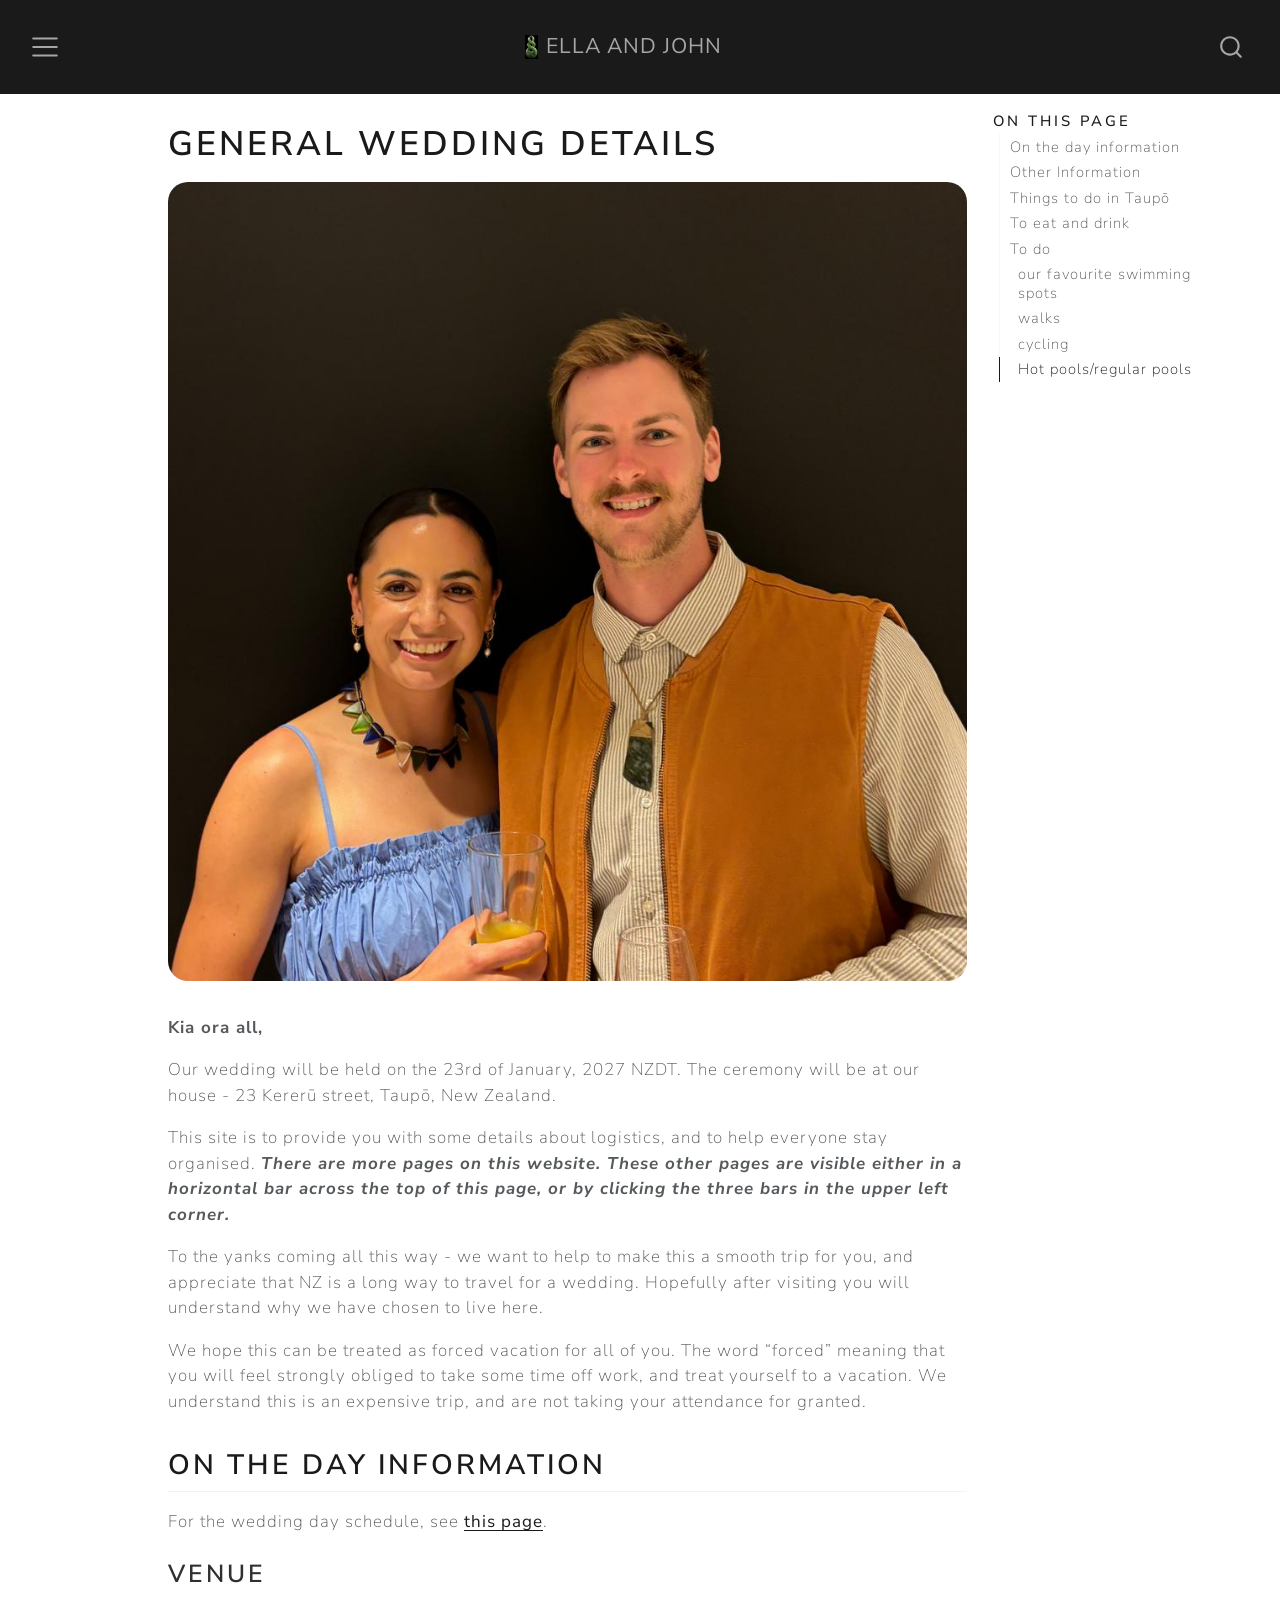
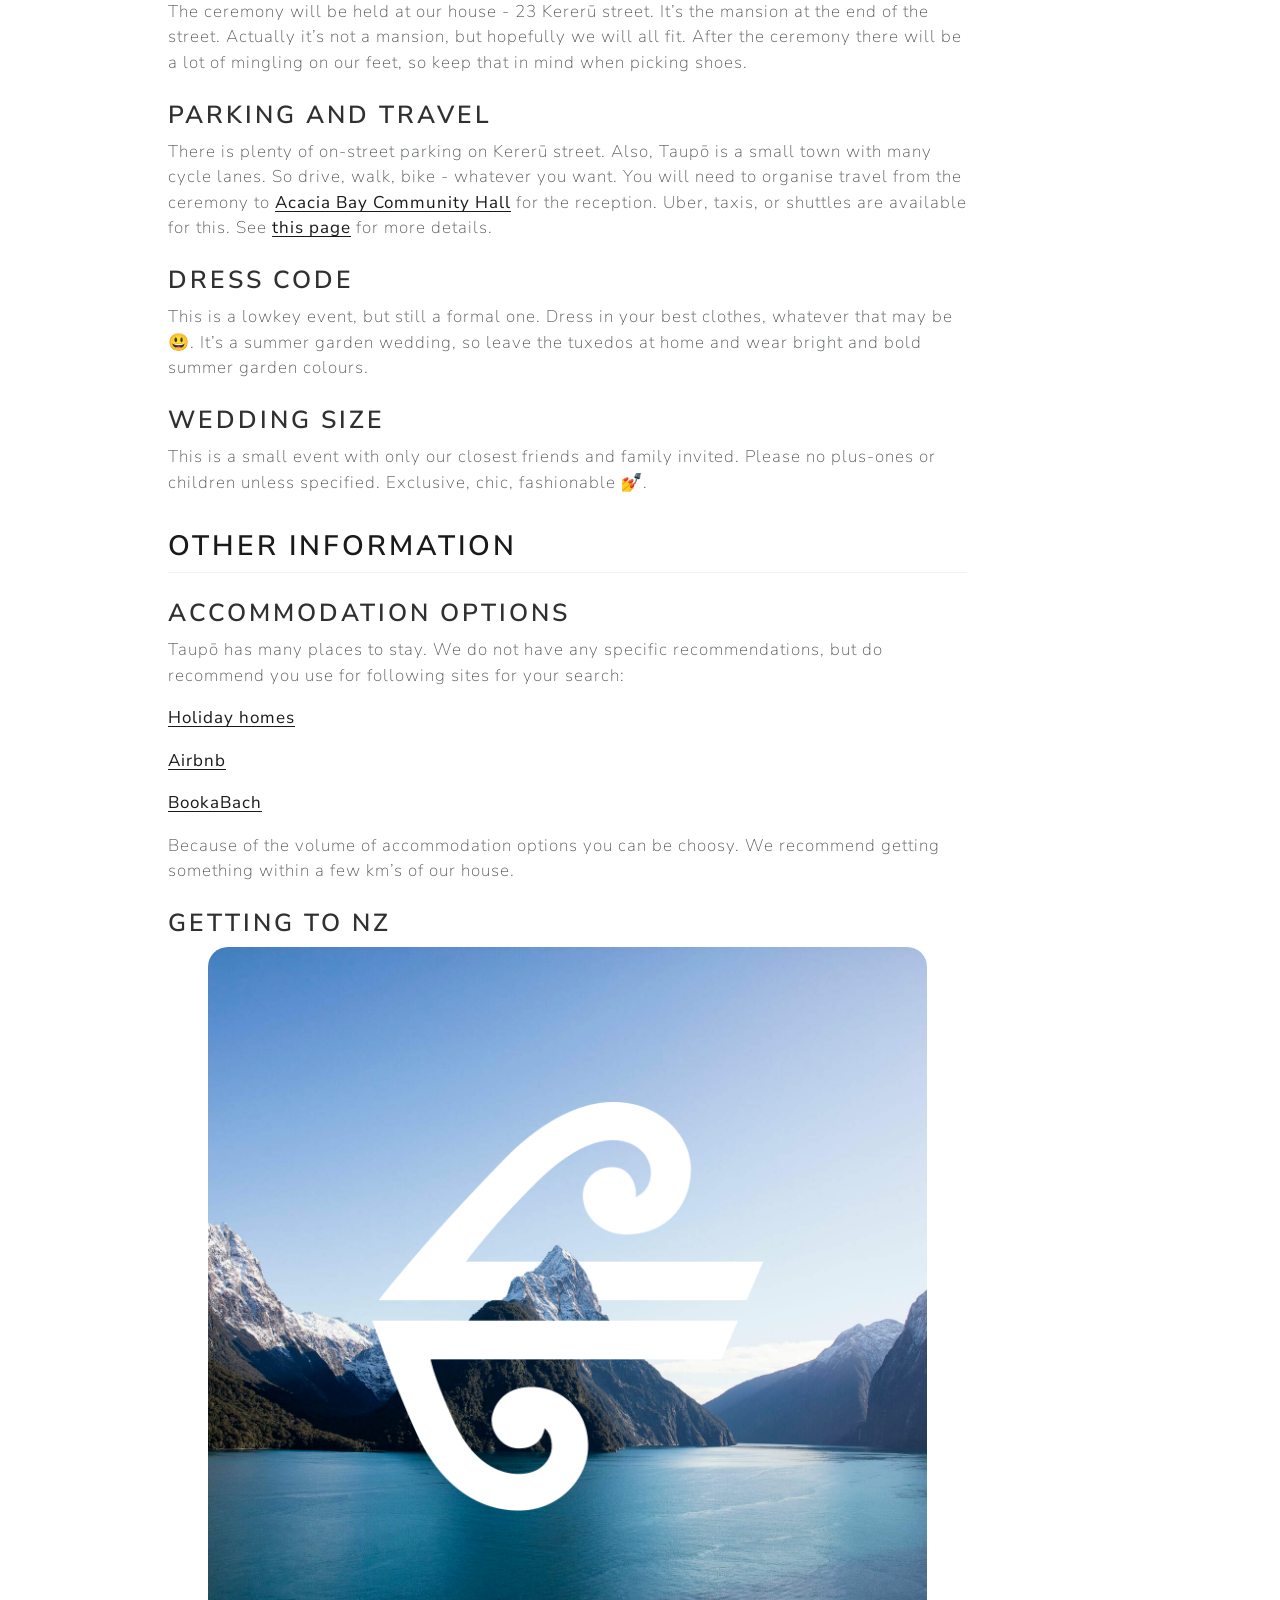
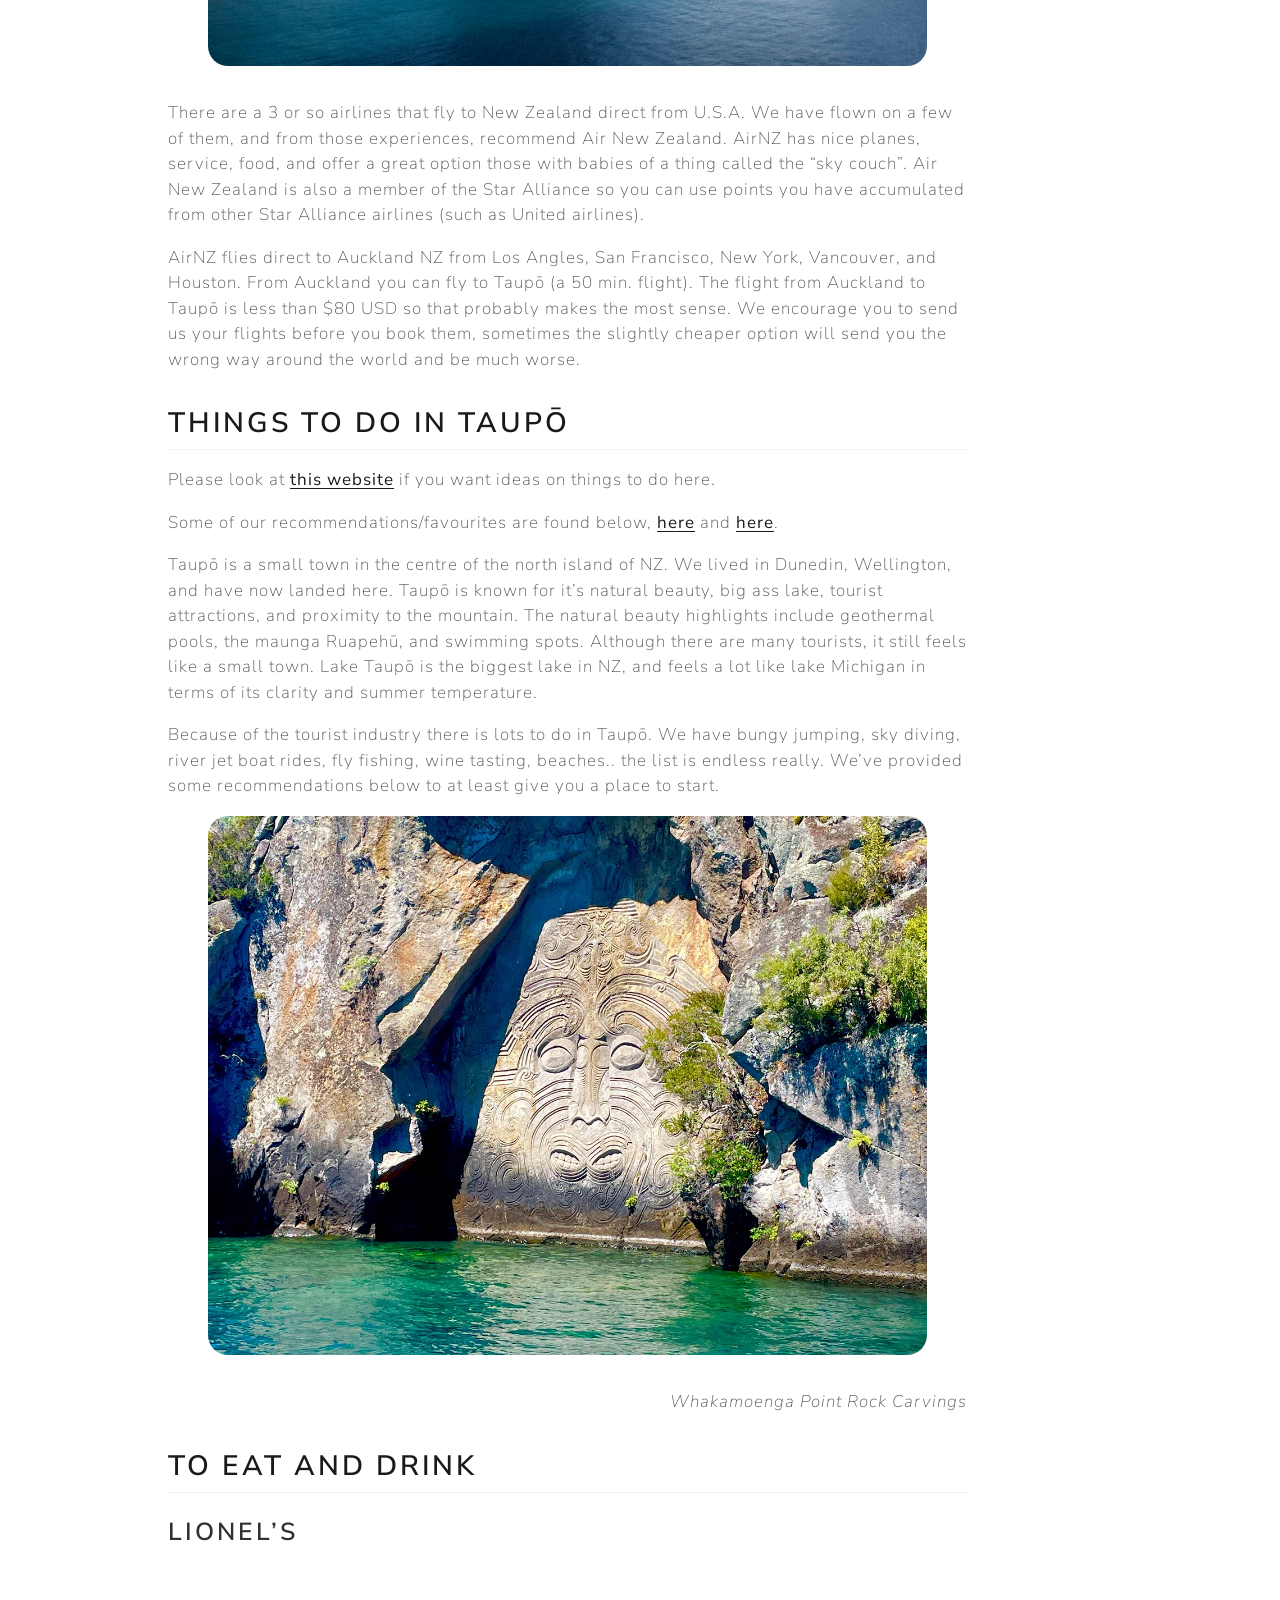
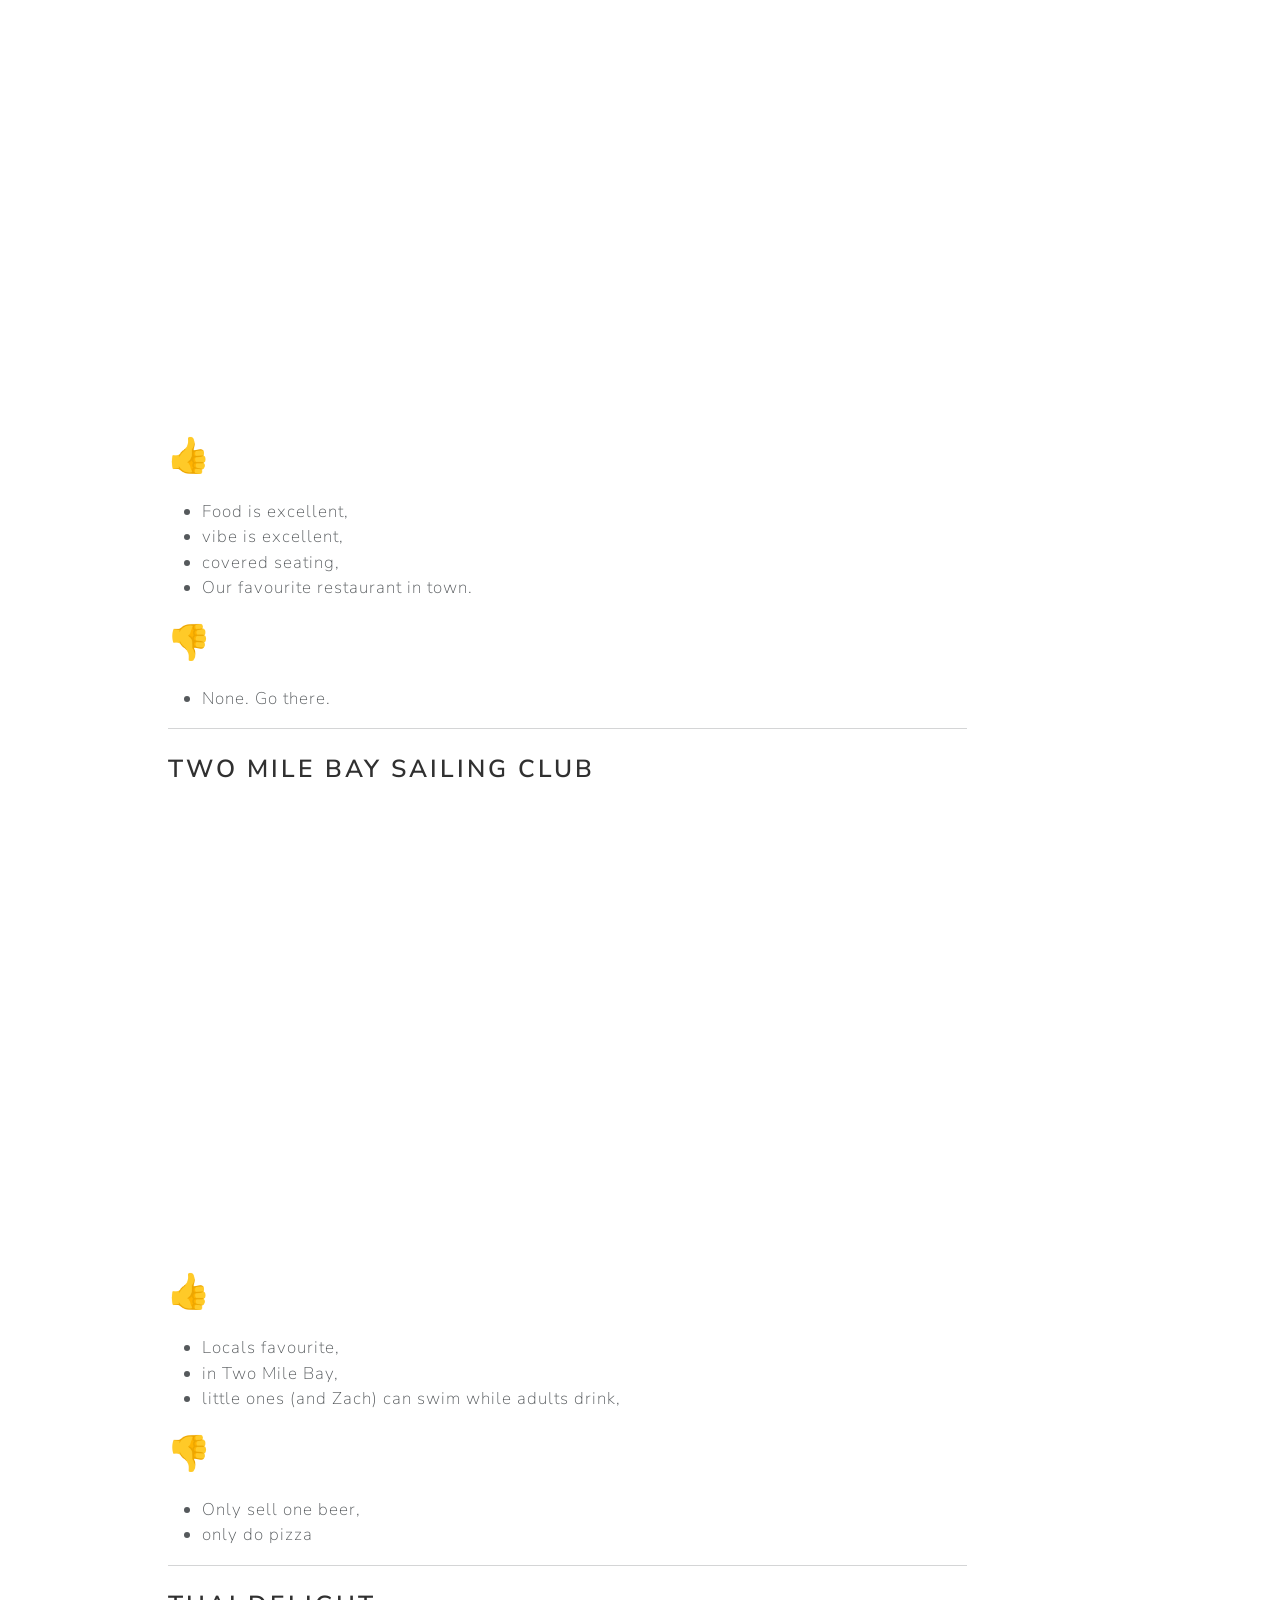
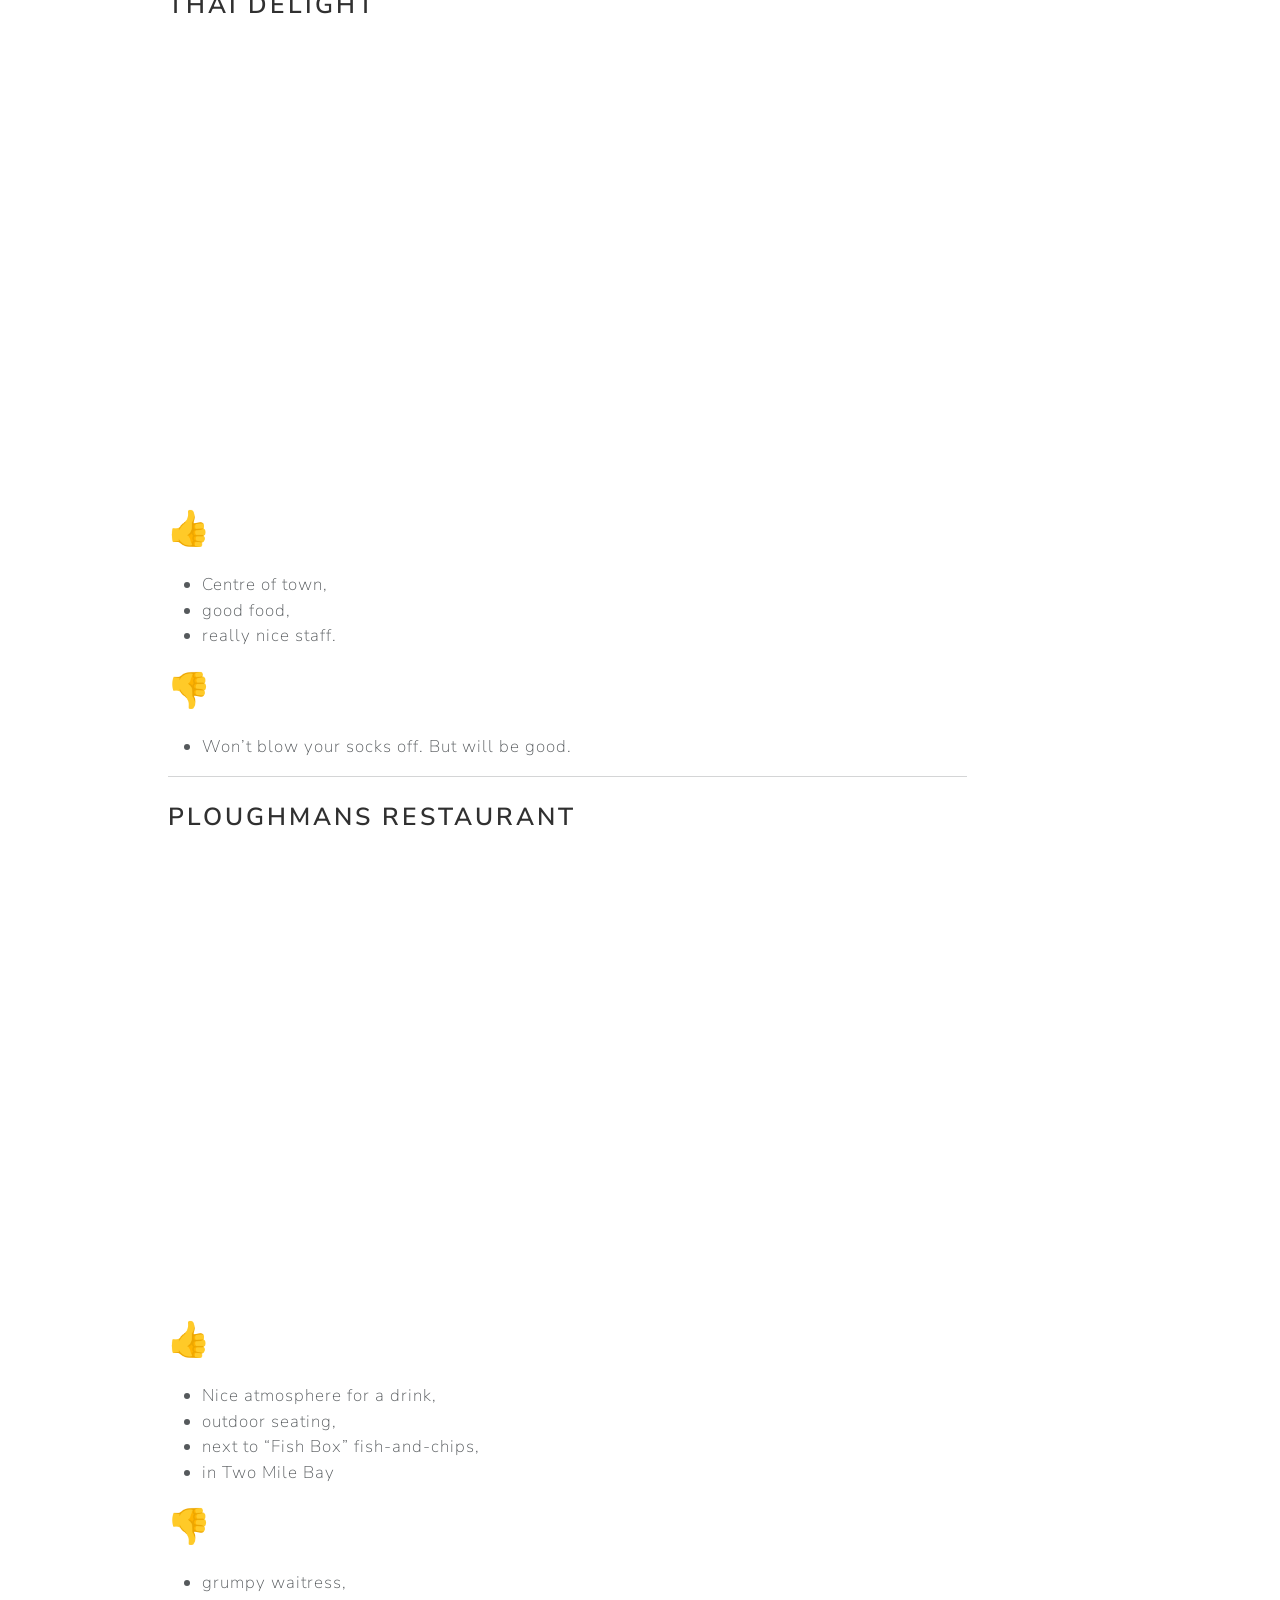
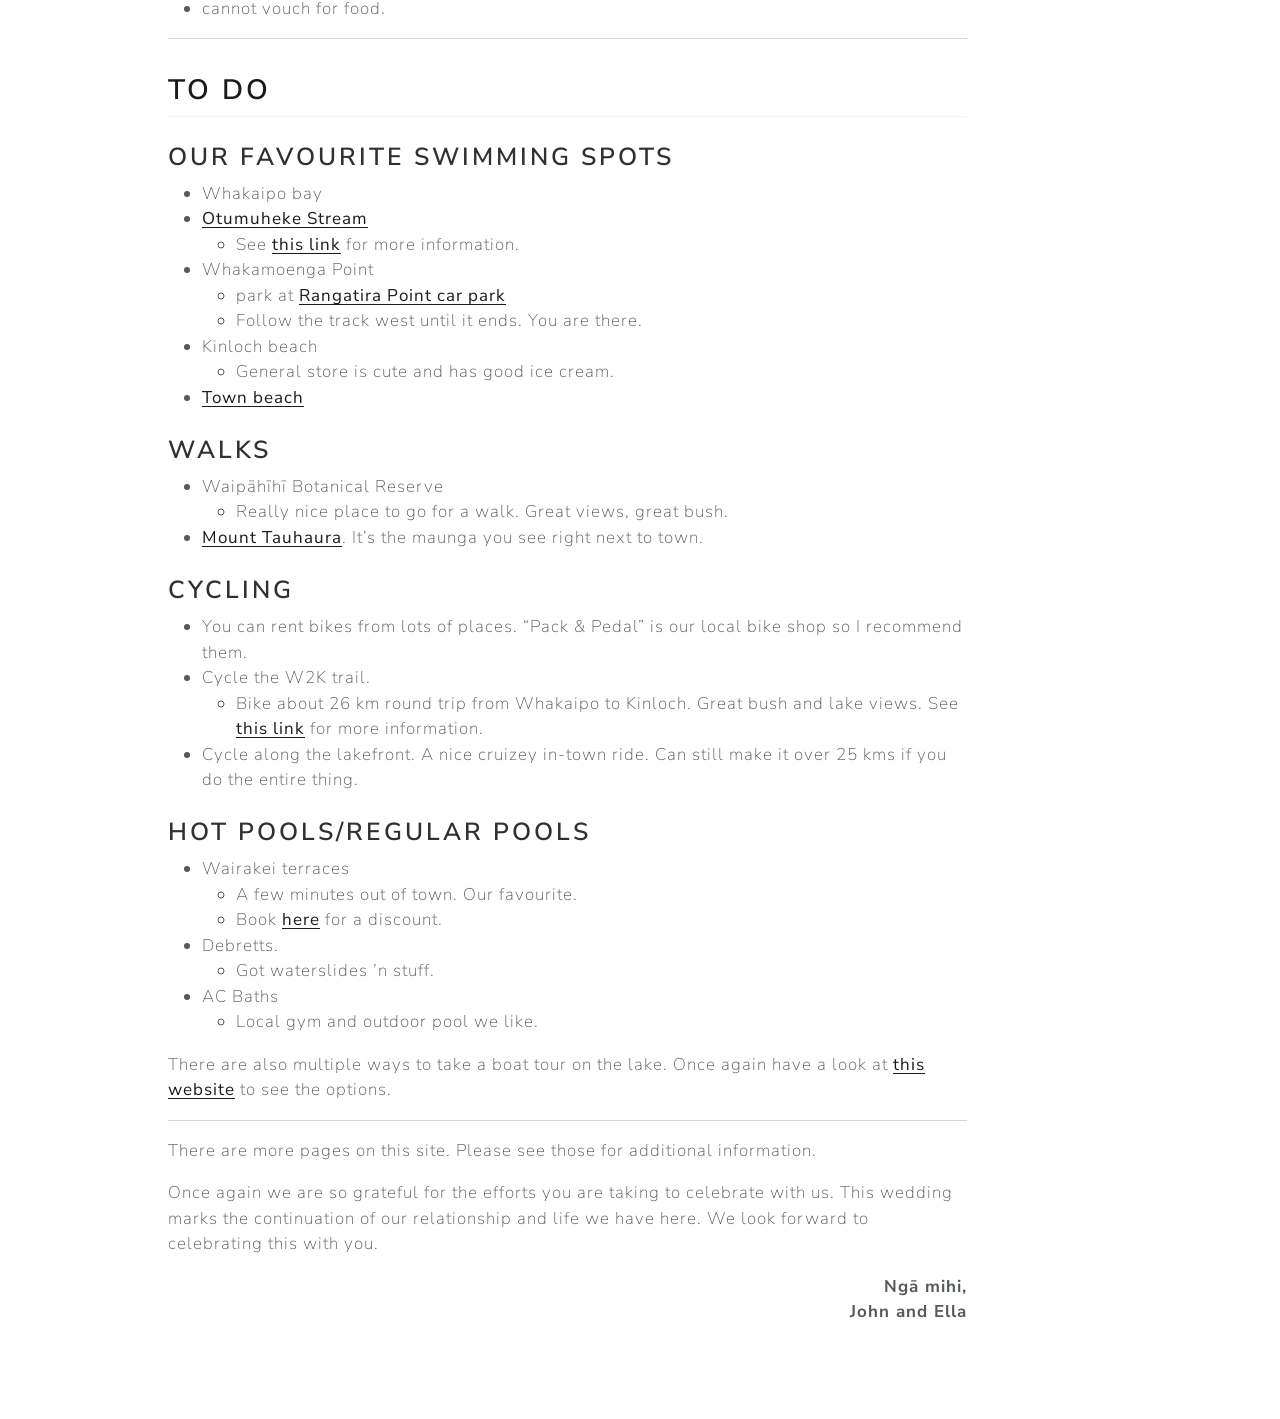
<file: docs/index.html>
<!DOCTYPE html>
<html xmlns="http://www.w3.org/1999/xhtml" lang="en" xml:lang="en"><head>

<meta charset="utf-8">
<meta name="generator" content="quarto-1.9.38">

<meta name="viewport" content="width=device-width, initial-scale=1.0, user-scalable=yes">


<title>General wedding details – Ella and John</title>
<style>
/* Default styles provided by pandoc.
** See https://pandoc.org/MANUAL.html#variables-for-html for config info.
*/
code{white-space: pre-wrap;}
span.smallcaps{font-variant: small-caps;}
div.columns{display: flex; gap: min(4vw, 1.5em);}
div.column{flex: auto; overflow-x: auto;}
div.hanging-indent{margin-left: 1.5em; text-indent: -1.5em;}
ul.task-list{list-style: none;}
ul.task-list li input[type="checkbox"] {
  width: 0.8em;
  margin: 0 0.8em 0.2em -1em; /* quarto-specific, see https://github.com/quarto-dev/quarto-cli/issues/4556 */ 
  vertical-align: middle;
}
</style>


<script src="site_libs/quarto-nav/quarto-nav.js"></script>
<script src="site_libs/quarto-nav/headroom.min.js"></script>
<script src="site_libs/clipboard/clipboard.min.js"></script>
<script src="site_libs/quarto-search/autocomplete.umd.js"></script>
<script src="site_libs/quarto-search/fuse.min.js"></script>
<script src="site_libs/quarto-search/quarto-search.js"></script>
<meta name="quarto:offset" content="./">
<link href="./favicon.png" rel="icon" type="image/png">
<script src="site_libs/quarto-html/quarto.js" type="module"></script>
<script src="site_libs/quarto-html/tabsets/tabsets.js" type="module"></script>
<script src="site_libs/quarto-html/popper.min.js"></script>
<script src="site_libs/quarto-html/tippy.umd.min.js"></script>
<script src="site_libs/quarto-html/anchor.min.js"></script>
<link href="site_libs/quarto-html/tippy.css" rel="stylesheet">
<link href="site_libs/quarto-html/quarto-syntax-highlighting-15634bcf2e68342d4ad2dfa704d543f6.css" rel="stylesheet" class="quarto-color-scheme" id="quarto-text-highlighting-styles">
<link href="site_libs/quarto-html/quarto-syntax-highlighting-dark-0a6b7249c26820e032cb0bd839ff02b1.css" rel="stylesheet" class="quarto-color-scheme quarto-color-alternate" id="quarto-text-highlighting-styles">
<link href="site_libs/quarto-html/quarto-syntax-highlighting-15634bcf2e68342d4ad2dfa704d543f6.css" rel="stylesheet" class="quarto-color-scheme-extra" id="quarto-text-highlighting-styles">
<script src="site_libs/bootstrap/bootstrap.min.js"></script>
<link href="site_libs/bootstrap/bootstrap-icons.css" rel="stylesheet">
<link href="site_libs/bootstrap/bootstrap-680300f6d6f785dd3df611686fe321a7.min.css" rel="stylesheet" append-hash="true" class="quarto-color-scheme" id="quarto-bootstrap" data-mode="light">
<link href="site_libs/bootstrap/bootstrap-dark-8770f68b3ce43690d76dcf1de6e9a95f.min.css" rel="stylesheet" append-hash="true" class="quarto-color-scheme quarto-color-alternate" id="quarto-bootstrap" data-mode="dark">
<link href="site_libs/bootstrap/bootstrap-680300f6d6f785dd3df611686fe321a7.min.css" rel="stylesheet" append-hash="true" class="quarto-color-scheme-extra" id="quarto-bootstrap" data-mode="light">
<script id="quarto-search-options" type="application/json">{
  "location": "navbar",
  "copy-button": false,
  "collapse-after": 3,
  "panel-placement": "end",
  "type": "overlay",
  "limit": 50,
  "keyboard-shortcut": [
    "f",
    "/",
    "s"
  ],
  "show-item-context": false,
  "language": {
    "search-no-results-text": "No results",
    "search-matching-documents-text": "matching documents",
    "search-copy-link-title": "Copy link to search",
    "search-hide-matches-text": "Hide additional matches",
    "search-more-match-text": "more match in this document",
    "search-more-matches-text": "more matches in this document",
    "search-clear-button-title": "Clear",
    "search-text-placeholder": "",
    "search-detached-cancel-button-title": "Cancel",
    "search-submit-button-title": "Submit",
    "search-label": "Search"
  }
}</script>


<link rel="stylesheet" href="styles.css">
</head>

<body class="nav-fixed quarto-light"><script id="quarto-html-before-body" type="application/javascript">
    const toggleBodyColorMode = (bsSheetEl) => {
      const mode = bsSheetEl.getAttribute("data-mode");
      const bodyEl = window.document.querySelector("body");
      if (mode === "dark") {
        bodyEl.classList.add("quarto-dark");
        bodyEl.classList.remove("quarto-light");
      } else {
        bodyEl.classList.add("quarto-light");
        bodyEl.classList.remove("quarto-dark");
      }
    }
    const toggleBodyColorPrimary = () => {
      const bsSheetEl = window.document.querySelector("link#quarto-bootstrap:not([rel=disabled-stylesheet])");
      if (bsSheetEl) {
        toggleBodyColorMode(bsSheetEl);
      }
    }
    const setColorSchemeToggle = (alternate) => {
      const toggles = window.document.querySelectorAll('.quarto-color-scheme-toggle');
      for (let i=0; i < toggles.length; i++) {
        const toggle = toggles[i];
        if (toggle) {
          if (alternate) {
            toggle.classList.add("alternate");
          } else {
            toggle.classList.remove("alternate");
          }
        }
      }
    };
    const toggleColorMode = (alternate) => {
      // Switch the stylesheets
      const primaryStylesheets = window.document.querySelectorAll('link.quarto-color-scheme:not(.quarto-color-alternate)');
      const alternateStylesheets = window.document.querySelectorAll('link.quarto-color-scheme.quarto-color-alternate');
      manageTransitions('#quarto-margin-sidebar .nav-link', false);
      if (alternate) {
        // note: dark is layered on light, we don't disable primary!
        enableStylesheet(alternateStylesheets);
        for (const sheetNode of alternateStylesheets) {
          if (sheetNode.id === "quarto-bootstrap") {
            toggleBodyColorMode(sheetNode);
          }
        }
      } else {
        disableStylesheet(alternateStylesheets);
        enableStylesheet(primaryStylesheets)
        toggleBodyColorPrimary();
      }
      manageTransitions('#quarto-margin-sidebar .nav-link', true);
      // Switch the toggles
      setColorSchemeToggle(alternate)
      // Hack to workaround the fact that safari doesn't
      // properly recolor the scrollbar when toggling (#1455)
      if (navigator.userAgent.indexOf('Safari') > 0 && navigator.userAgent.indexOf('Chrome') == -1) {
        manageTransitions("body", false);
        window.scrollTo(0, 1);
        setTimeout(() => {
          window.scrollTo(0, 0);
          manageTransitions("body", true);
        }, 40);
      }
    }
    const disableStylesheet = (stylesheets) => {
      for (let i=0; i < stylesheets.length; i++) {
        const stylesheet = stylesheets[i];
        stylesheet.rel = 'disabled-stylesheet';
      }
    }
    const enableStylesheet = (stylesheets) => {
      for (let i=0; i < stylesheets.length; i++) {
        const stylesheet = stylesheets[i];
        if(stylesheet.rel !== 'stylesheet') { // for Chrome, which will still FOUC without this check
          stylesheet.rel = 'stylesheet';
        }
      }
    }
    const manageTransitions = (selector, allowTransitions) => {
      const els = window.document.querySelectorAll(selector);
      for (let i=0; i < els.length; i++) {
        const el = els[i];
        if (allowTransitions) {
          el.classList.remove('notransition');
        } else {
          el.classList.add('notransition');
        }
      }
    }
    const isFileUrl = () => {
      return window.location.protocol === 'file:';
    }
    const hasAlternateSentinel = () => {
      let styleSentinel = getColorSchemeSentinel();
      if (styleSentinel !== null) {
        return styleSentinel === "alternate";
      } else {
        return false;
      }
    }
    const setStyleSentinel = (alternate) => {
      const value = alternate ? "alternate" : "default";
      if (!isFileUrl()) {
        window.localStorage.setItem("quarto-color-scheme", value);
      } else {
        localAlternateSentinel = value;
      }
    }
    const getColorSchemeSentinel = () => {
      if (!isFileUrl()) {
        const storageValue = window.localStorage.getItem("quarto-color-scheme");
        return storageValue != null ? storageValue : localAlternateSentinel;
      } else {
        return localAlternateSentinel;
      }
    }
    const toggleGiscusIfUsed = (isAlternate, darkModeDefault) => {
      const baseTheme = document.querySelector('#giscus-base-theme')?.value ?? 'light';
      const alternateTheme = document.querySelector('#giscus-alt-theme')?.value ?? 'dark';
      let newTheme = '';
      if(authorPrefersDark) {
        newTheme = isAlternate ? baseTheme : alternateTheme;
      } else {
        newTheme = isAlternate ? alternateTheme : baseTheme;
      }
      const changeGiscusTheme = () => {
        // From: https://github.com/giscus/giscus/issues/336
        const sendMessage = (message) => {
          const iframe = document.querySelector('iframe.giscus-frame');
          if (!iframe) return;
          iframe.contentWindow.postMessage({ giscus: message }, 'https://giscus.app');
        }
        sendMessage({
          setConfig: {
            theme: newTheme
          }
        });
      }
      const isGiscussLoaded = window.document.querySelector('iframe.giscus-frame') !== null;
      if (isGiscussLoaded) {
        changeGiscusTheme();
      }
    };
    const authorPrefersDark = false;
    const darkModeDefault = authorPrefersDark;
      document.querySelector('link#quarto-text-highlighting-styles.quarto-color-scheme-extra').rel = 'disabled-stylesheet';
      document.querySelector('link#quarto-bootstrap.quarto-color-scheme-extra').rel = 'disabled-stylesheet';
    let localAlternateSentinel = darkModeDefault ? 'alternate' : 'default';
    // Dark / light mode switch
    window.quartoToggleColorScheme = () => {
      // Read the current dark / light value
      let toAlternate = !hasAlternateSentinel();
      toggleColorMode(toAlternate);
      setStyleSentinel(toAlternate);
      toggleGiscusIfUsed(toAlternate, darkModeDefault);
      window.dispatchEvent(new Event('resize'));
    };
    // Switch to dark mode if need be
    if (hasAlternateSentinel()) {
      toggleColorMode(true);
    } else {
      toggleColorMode(false);
    }
  </script>

<div id="quarto-search-results"></div>
  <header id="quarto-header" class="headroom fixed-top">
    <nav class="navbar navbar-expand-xxl " data-bs-theme="dark">
      <div class="navbar-container container-fluid">
      <div class="navbar-brand-container mx-auto">
    <a href="./index.html" class="navbar-brand navbar-brand-logo">
    <img src="./pikorua.png" alt="" class="navbar-logo light-content">
    <img src="./pikorua.png" alt="" class="navbar-logo dark-content">
    </a>
    <a class="navbar-brand" href="./index.html">
    <span class="navbar-title">Ella and John</span>
    </a>
  </div>
            <div id="quarto-search" class="" title="Search"></div>
          <button class="navbar-toggler" type="button" data-bs-toggle="collapse" data-bs-target="#navbarCollapse" aria-controls="navbarCollapse" role="menu" aria-expanded="false" aria-label="Toggle navigation" onclick="if (window.quartoToggleHeadroom) { window.quartoToggleHeadroom(); }">
  <span class="navbar-toggler-icon"></span>
</button>
          <div class="collapse navbar-collapse" id="navbarCollapse">
            <ul class="navbar-nav navbar-nav-scroll me-auto">
  <li class="nav-item">
    <a class="nav-link active" href="./index.html" aria-current="page"> 
<span class="menu-text">General</span></a>
  </li>  
  <li class="nav-item">
    <a class="nav-link" href="./on_the_day.html"> 
<span class="menu-text">Wedding Itinerary</span></a>
  </li>  
  <li class="nav-item">
    <a class="nav-link" href="./rsvp.html"> 
<span class="menu-text">R.S.V.P.</span></a>
  </li>  
  <li class="nav-item">
    <a class="nav-link" href="./john_stag_do.html"> 
<span class="menu-text">John’s stag do</span></a>
  </li>  
  <li class="nav-item">
    <a class="nav-link" href="./registry.html"> 
<span class="menu-text">Registry</span></a>
  </li>  
</ul>
              <div class="quarto-navbar-tools">
  <a href="" class="quarto-color-scheme-toggle quarto-navigation-tool  px-1" onclick="window.quartoToggleColorScheme(); return false;" title="Toggle dark mode"><i class="bi"></i></a>
</div>
          </div> <!-- /navcollapse -->
      </div> <!-- /container-fluid -->
    </nav>
</header>
<!-- content -->
<div id="quarto-content" class="quarto-container page-columns page-rows-contents page-layout-article page-navbar">
<!-- sidebar -->
<!-- margin-sidebar -->
    <div id="quarto-margin-sidebar" class="sidebar margin-sidebar">
        <nav id="TOC" role="doc-toc" class="toc-active">
    <h2 id="toc-title">On this page</h2>
   
  <ul>
  <li><a href="#on-the-day-information" id="toc-on-the-day-information" class="nav-link active" data-scroll-target="#on-the-day-information">On the day information</a>
  <ul class="collapse">
  <li><a href="#venue" id="toc-venue" class="nav-link" data-scroll-target="#venue">Venue</a></li>
  <li><a href="#parking-and-travel" id="toc-parking-and-travel" class="nav-link" data-scroll-target="#parking-and-travel">parking and travel</a></li>
  <li><a href="#dress-code" id="toc-dress-code" class="nav-link" data-scroll-target="#dress-code">Dress Code</a></li>
  <li><a href="#wedding-size" id="toc-wedding-size" class="nav-link" data-scroll-target="#wedding-size">Wedding size</a></li>
  </ul></li>
  <li><a href="#other-information" id="toc-other-information" class="nav-link" data-scroll-target="#other-information">Other Information</a>
  <ul class="collapse">
  <li><a href="#accommodation-options" id="toc-accommodation-options" class="nav-link" data-scroll-target="#accommodation-options">Accommodation Options</a></li>
  <li><a href="#getting-to-nz" id="toc-getting-to-nz" class="nav-link" data-scroll-target="#getting-to-nz">Getting to NZ</a></li>
  </ul></li>
  <li><a href="#things-to-do-in-taupō" id="toc-things-to-do-in-taupō" class="nav-link" data-scroll-target="#things-to-do-in-taupō">Things to do in Taupō</a></li>
  <li><a href="#to-eat-and-drink" id="toc-to-eat-and-drink" class="nav-link" data-scroll-target="#to-eat-and-drink">To eat and drink</a>
  <ul class="collapse">
  <li><a href="#lionels" id="toc-lionels" class="nav-link" data-scroll-target="#lionels">Lionel’s</a></li>
  <li><a href="#two-mile-bay-sailing-club" id="toc-two-mile-bay-sailing-club" class="nav-link" data-scroll-target="#two-mile-bay-sailing-club">Two Mile Bay Sailing Club</a></li>
  <li><a href="#thai-delight" id="toc-thai-delight" class="nav-link" data-scroll-target="#thai-delight">Thai Delight</a></li>
  <li><a href="#ploughmans-restaurant" id="toc-ploughmans-restaurant" class="nav-link" data-scroll-target="#ploughmans-restaurant">Ploughmans Restaurant</a></li>
  </ul></li>
  <li><a href="#to-do" id="toc-to-do" class="nav-link" data-scroll-target="#to-do">To do</a>
  <ul class="collapse">
  <li><a href="#our-favourite-swimming-spots" id="toc-our-favourite-swimming-spots" class="nav-link" data-scroll-target="#our-favourite-swimming-spots">our favourite swimming spots</a></li>
  <li><a href="#walks" id="toc-walks" class="nav-link" data-scroll-target="#walks">walks</a></li>
  <li><a href="#cycling" id="toc-cycling" class="nav-link" data-scroll-target="#cycling">cycling</a></li>
  <li><a href="#hot-poolsregular-pools" id="toc-hot-poolsregular-pools" class="nav-link" data-scroll-target="#hot-poolsregular-pools">Hot pools/regular pools</a></li>
  </ul></li>
  </ul>
</nav>
    </div>
<!-- main -->
<main class="content" id="quarto-document-content">


<header id="title-block-header" class="quarto-title-block default">
<div class="quarto-title">
<h1 class="title">General wedding details</h1>
</div>



<div class="quarto-title-meta">

    
  
    
  </div>
  


</header>


<div class="quarto-figure quarto-figure-left">
<figure class="figure">
<p><img src="j_and_e.jpeg" class="img-fluid quarto-figure quarto-figure-left figure-img" style="border-radius: 20px;;width:100.0%"></p>
</figure>
</div>
<p><strong>Kia ora all,</strong></p>
<p>Our wedding will be held on the 23rd of January, 2027 NZDT. The ceremony will be at our house - 23 Kererū street, Taupō, New Zealand.</p>
<p>This site is to provide you with some details about logistics, and to help everyone stay organised. <strong><em>There are more pages on this website. These other pages are visible either in a horizontal bar across the top of this page, or by clicking the three bars in the upper left corner.</em></strong></p>
<p>To the yanks coming all this way - we want to help to make this a smooth trip for you, and appreciate that NZ is a long way to travel for a wedding. Hopefully after visiting you will understand why we have chosen to live here.</p>
<p>We hope this can be treated as forced vacation for all of you. The word “forced” meaning that you will feel strongly obliged to take some time off work, and treat yourself to a vacation. We understand this is an expensive trip, and are not taking your attendance for granted.</p>
<section id="on-the-day-information" class="level2">
<h2 class="anchored" data-anchor-id="on-the-day-information">On the day information</h2>
<p>For the wedding day schedule, see <a href="./on_the_day.html">this page</a>.</p>
<section id="venue" class="level3">
<h3 class="anchored" data-anchor-id="venue">Venue</h3>
<p>The ceremony will be held at our house - 23 Kererū street. It’s the mansion at the end of the street. Actually it’s not a mansion, but hopefully we will all fit. After the ceremony there will be a lot of mingling on our feet, so keep that in mind when picking shoes.</p>
</section>
<section id="parking-and-travel" class="level3">
<h3 class="anchored" data-anchor-id="parking-and-travel">parking and travel</h3>
<p>There is plenty of on-street parking on Kererū street. Also, Taupō is a small town with many cycle lanes. So drive, walk, bike - whatever you want. You will need to organise travel from the ceremony to <a href="https://maps.app.goo.gl/RxL2j1eTcrj8ATm98">Acacia Bay Community Hall</a> for the reception. Uber, taxis, or shuttles are available for this. See <a href="./on_the_day.html">this page</a> for more details.</p>
</section>
<section id="dress-code" class="level3">
<h3 class="anchored" data-anchor-id="dress-code">Dress Code</h3>
<p>This is a lowkey event, but still a formal one. Dress in your best clothes, whatever that may be <span class="emoji" data-emoji="smiley">😃</span>. It’s a summer garden wedding, so leave the tuxedos at home and wear bright and bold summer garden colours.</p>
</section>
<section id="wedding-size" class="level3">
<h3 class="anchored" data-anchor-id="wedding-size">Wedding size</h3>
<p>This is a small event with only our closest friends and family invited. Please no plus-ones or children unless specified. Exclusive, chic, fashionable <span class="emoji" data-emoji="nail_care">💅</span>.</p>
</section>
</section>
<section id="other-information" class="level2">
<h2 class="anchored" data-anchor-id="other-information">Other Information</h2>
<section id="accommodation-options" class="level3">
<h3 class="anchored" data-anchor-id="accommodation-options">Accommodation Options</h3>
<p>Taupō has many places to stay. We do not have any specific recommendations, but do recommend you use for following sites for your search:</p>
<p><a href="https://www.holidayhouses.co.nz/">Holiday homes</a></p>
<p><a href="https://www.airbnb.co.nz/">Airbnb</a></p>
<p><a href="https://www.bookabach.co.nz/">BookaBach</a></p>
<p>Because of the volume of accommodation options you can be choosy. We recommend getting something within a few km’s of our house.</p>
</section>
<section id="getting-to-nz" class="level3">
<h3 class="anchored" data-anchor-id="getting-to-nz">Getting to NZ</h3>
<div class="quarto-figure quarto-figure-center">
<figure class="figure">
<p><img src="air_nz.png" class="img-fluid quarto-figure quarto-figure-center figure-img" style="border-radius: 20px;;width:90.0%"></p>
</figure>
</div>
<p>There are a 3 or so airlines that fly to New Zealand direct from U.S.A. We have flown on a few of them, and from those experiences, recommend Air New Zealand. AirNZ has nice planes, service, food, and offer a great option those with babies of a thing called the “sky couch”. Air New Zealand is also a member of the Star Alliance so you can use points you have accumulated from other Star Alliance airlines (such as United airlines).</p>
<p>AirNZ flies direct to Auckland NZ from Los Angles, San Francisco, New York, Vancouver, and Houston. From Auckland you can fly to Taupō (a 50 min. flight). The flight from Auckland to Taupō is less than $80 USD so that probably makes the most sense. We encourage you to send us your flights before you book them, sometimes the slightly cheaper option will send you the wrong way around the world and be much worse.</p>
</section>
</section>
<section id="things-to-do-in-taupō" class="level2">
<h2 class="anchored" data-anchor-id="things-to-do-in-taupō">Things to do in Taupō</h2>
<p>Please look at <a href="https://www.lovetaupo.com/en/">this website</a> if you want ideas on things to do here.</p>
<p>Some of our recommendations/favourites are found below, <a href="#to-eat-and-drink">here</a> and <a href="#to-do">here</a>.</p>
<p>Taupō is a small town in the centre of the north island of NZ. We lived in Dunedin, Wellington, and have now landed here. Taupō is known for it’s natural beauty, big ass lake, tourist attractions, and proximity to the mountain. The natural beauty highlights include geothermal pools, the maunga Ruapehū, and swimming spots. Although there are many tourists, it still feels like a small town. Lake Taupō is the biggest lake in NZ, and feels a lot like lake Michigan in terms of its clarity and summer temperature.</p>
<p>Because of the tourist industry there is lots to do in Taupō. We have bungy jumping, sky diving, river jet boat rides, fly fishing, wine tasting, beaches.. the list is endless really. We’ve provided some recommendations below to at least give you a place to start.</p>
<div class="quarto-figure quarto-figure-center">
<figure class="figure">
<p><img src="carvings.jpg" class="img-fluid quarto-figure quarto-figure-center figure-img" style="border-radius: 20px;;width:90.0%"></p>
</figure>
</div>
<div style="text-align: right;">
<em>Whakamoenga Point Rock Carvings</em>
</div>
</section>
<section id="to-eat-and-drink" class="level2">
<h2 class="anchored" data-anchor-id="to-eat-and-drink">To eat and drink</h2>
<section id="lionels" class="level3">
<h3 class="anchored" data-anchor-id="lionels">Lionel’s</h3>
<iframe src="https://www.google.com/maps/embed?pb=!1m18!1m12!1m3!1d2558.629194355535!2d176.0723675752851!3d-38.69144848470662!2m3!1f0!2f0!3f0!3m2!1i1024!2i768!4f13.1!3m3!1m2!1s0x6d6bf1c2d8a97a57%3A0xcecea9c1dc82a6ba!2sLionel's!5e1!3m2!1sen!2snz!4v1786396831355!5m2!1sen!2snz" width="600" height="450" style="border:0;" allowfullscreen="" loading="lazy" referrerpolicy="strict-origin-when-cross-origin">
</iframe>
<p><span style="font-size: 200%;"><span class="emoji" data-emoji="thumbsup">👍</span></span></p>
<ul>
<li>Food is excellent,</li>
<li>vibe is excellent,</li>
<li>covered seating,</li>
<li>Our favourite restaurant in town.</li>
</ul>
<p><span style="font-size: 200%;"><span class="emoji" data-emoji="thumbsdown">👎</span></span></p>
<ul>
<li>None. Go there.</li>
</ul>
<hr>
</section>
<section id="two-mile-bay-sailing-club" class="level3">
<h3 class="anchored" data-anchor-id="two-mile-bay-sailing-club">Two Mile Bay Sailing Club</h3>
<iframe src="https://www.google.com/maps/embed?pb=!1m18!1m12!1m3!1d2557.8323637403446!2d176.08142257528644!3d-38.7137222860057!2m3!1f0!2f0!3f0!3m2!1i1024!2i768!4f13.1!3m3!1m2!1s0x6d6bf08785d891a3%3A0xbb2f9320cd6e5344!2sTwo%20Mile%20Bay%20Sailing%20Club!5e1!3m2!1sen!2snz!4v1786396867720!5m2!1sen!2snz" width="600" height="450" style="border:0;" allowfullscreen="" loading="lazy" referrerpolicy="strict-origin-when-cross-origin">
</iframe>
<p><span style="font-size: 200%;"><span class="emoji" data-emoji="thumbsup">👍</span></span></p>
<ul>
<li>Locals favourite,</li>
<li>in Two Mile Bay,</li>
<li>little ones (and Zach) can swim while adults drink,</li>
</ul>
<p><span style="font-size: 200%;"><span class="emoji" data-emoji="thumbsdown">👎</span></span></p>
<ul>
<li>Only sell one beer,</li>
<li>only do pizza</li>
</ul>
<hr>
</section>
<section id="thai-delight" class="level3">
<h3 class="anchored" data-anchor-id="thai-delight">Thai Delight</h3>
<iframe src="https://www.google.com/maps/embed?pb=!1m18!1m12!1m3!1d653372.7142368117!2d174.4060140921542!3d-38.8698218126495!2m3!1f0!2f0!3f0!3m2!1i1024!2i768!4f13.1!3m3!1m2!1s0x6d6bf12df2ea0a21%3A0xa2594ee3fd34caee!2sThai%20Delight%20Restaurant%20Taupo!5e1!3m2!1sen!2snz!4v1786396900449!5m2!1sen!2snz" width="600" height="450" style="border:0;" allowfullscreen="" loading="lazy" referrerpolicy="strict-origin-when-cross-origin">
</iframe>
<p><span style="font-size: 200%;"><span class="emoji" data-emoji="thumbsup">👍</span></span></p>
<ul>
<li>Centre of town,</li>
<li>good food,</li>
<li>really nice staff.</li>
</ul>
<p><span style="font-size: 200%;"><span class="emoji" data-emoji="thumbsdown">👎</span></span></p>
<ul>
<li>Won’t blow your socks off. But will be good.</li>
</ul>
<hr>
</section>
<section id="ploughmans-restaurant" class="level3">
<h3 class="anchored" data-anchor-id="ploughmans-restaurant">Ploughmans Restaurant</h3>
<iframe src="https://www.google.com/maps/embed?pb=!1m18!1m12!1m3!1d2557.661505234111!2d176.07835767528675!3d-38.71849688628421!2m3!1f0!2f0!3f0!3m2!1i1024!2i768!4f13.1!3m3!1m2!1s0x6d6bf0637e2e9f59%3A0x5a3ea5319d3ef51a!2sPloughmans%20Restaurant!5e1!3m2!1sen!2snz!4v1786396920162!5m2!1sen!2snz" width="600" height="450" style="border:0;" allowfullscreen="" loading="lazy" referrerpolicy="strict-origin-when-cross-origin">
</iframe>
<p><span style="font-size: 200%;"><span class="emoji" data-emoji="thumbsup">👍</span></span></p>
<ul>
<li>Nice atmosphere for a drink,</li>
<li>outdoor seating,</li>
<li>next to “Fish Box” fish-and-chips,</li>
<li>in Two Mile Bay</li>
</ul>
<p><span style="font-size: 200%;"><span class="emoji" data-emoji="thumbsdown">👎</span></span></p>
<ul>
<li>grumpy waitress,</li>
<li>cannot vouch for food.</li>
</ul>
<hr>
</section>
</section>
<section id="to-do" class="level2">
<h2 class="anchored" data-anchor-id="to-do">To do</h2>
<section id="our-favourite-swimming-spots" class="level3">
<h3 class="anchored" data-anchor-id="our-favourite-swimming-spots">our favourite swimming spots</h3>
<ul>
<li>Whakaipo bay</li>
<li><a href="https://maps.app.goo.gl/uHjvP1fDLHNv5pMW9">Otumuheke Stream</a>
<ul>
<li>See <a href="https://www.lovetaupo.com/en/scenic-attractions/otumuheke-stream/">this link</a> for more information.</li>
</ul></li>
<li>Whakamoenga Point
<ul>
<li>park at <a href="https://maps.app.goo.gl/AfKyNYZW7WpFGikE8">Rangatira Point car park</a></li>
<li>Follow the track west until it ends. You are there.</li>
</ul></li>
<li>Kinloch beach
<ul>
<li>General store is cute and has good ice cream.</li>
</ul></li>
<li><a href="https://maps.app.goo.gl/1XxPv1tgYo6TK5Y59">Town beach</a></li>
</ul>
</section>
<section id="walks" class="level3">
<h3 class="anchored" data-anchor-id="walks">walks</h3>
<ul>
<li>Waipāhīhī Botanical Reserve
<ul>
<li>Really nice place to go for a walk. Great views, great bush.</li>
</ul></li>
<li><a href="https://www.lovetaupo.com/en/scenic-attractions/mt-tauhara/">Mount Tauhaura</a>. It’s the maunga you see right next to town.</li>
</ul>
</section>
<section id="cycling" class="level3">
<h3 class="anchored" data-anchor-id="cycling">cycling</h3>
<ul>
<li>You can rent bikes from lots of places. “Pack &amp; Pedal” is our local bike shop so I recommend them.</li>
<li>Cycle the W2K trail.
<ul>
<li>Bike about 26 km round trip from Whakaipo to Kinloch. Great bush and lake views. See <a href="https://www.lovetaupo.com/en/scenic-attractions/w2k-trail-great-lake-trails/">this link</a> for more information.</li>
</ul></li>
<li>Cycle along the lakefront. A nice cruizey in-town ride. Can still make it over 25 kms if you do the entire thing.</li>
</ul>
</section>
<section id="hot-poolsregular-pools" class="level3">
<h3 class="anchored" data-anchor-id="hot-poolsregular-pools">Hot pools/regular pools</h3>
<ul>
<li>Wairakei terraces
<ul>
<li>A few minutes out of town. Our favourite.</li>
<li>Book <a href="https://new.grabone.co.nz/activities-events-outdoors/volcanic-geothermal/p/wairakei-terraces-1996?adult=true">here</a> for a discount.</li>
</ul></li>
<li>Debretts.
<ul>
<li>Got waterslides ’n stuff.</li>
</ul></li>
<li>AC Baths
<ul>
<li>Local gym and outdoor pool we like.</li>
</ul></li>
</ul>
<p>There are also multiple ways to take a boat tour on the lake. Once again have a look at <a href="https://www.lovetaupo.com/en/">this website</a> to see the options.</p>
<hr>
<p>There are more pages on this site. Please see those for additional information.</p>
<p>Once again we are so grateful for the efforts you are taking to celebrate with us. This wedding marks the continuation of our relationship and life we have here. We look forward to celebrating this with you.</p>
<div style="text-align: right;">
<p><strong>Ngā mihi,<br>
John and Ella</strong></p>
</div>


</section>
</section>

</main> <!-- /main -->
<script id="quarto-html-after-body" type="application/javascript">
  window.document.addEventListener("DOMContentLoaded", function (event) {
    // Ensure there is a toggle, if there isn't float one in the top right
    if (window.document.querySelector('.quarto-color-scheme-toggle') === null) {
      const a = window.document.createElement('a');
      a.classList.add('top-right');
      a.classList.add('quarto-color-scheme-toggle');
      a.href = "";
      a.onclick = function() { try { window.quartoToggleColorScheme(); } catch {} return false; };
      const i = window.document.createElement("i");
      i.classList.add('bi');
      a.appendChild(i);
      window.document.body.appendChild(a);
    }
    setColorSchemeToggle(hasAlternateSentinel())
    const icon = "";
    const anchorJS = new window.AnchorJS();
    anchorJS.options = {
      placement: 'right',
      icon: icon
    };
    anchorJS.add('.anchored');
    const isCodeAnnotation = (el) => {
      for (const clz of el.classList) {
        if (clz.startsWith('code-annotation-')) {                     
          return true;
        }
      }
      return false;
    }
    const onCopySuccess = function(e) {
      // button target
      const button = e.trigger;
      // don't keep focus
      button.blur();
      // flash "checked"
      button.classList.add('code-copy-button-checked');
      var currentTitle = button.getAttribute("title");
      button.setAttribute("title", "Copied!");
      let tooltip;
      if (window.bootstrap) {
        button.setAttribute("data-bs-toggle", "tooltip");
        button.setAttribute("data-bs-placement", "left");
        button.setAttribute("data-bs-title", "Copied!");
        tooltip = new bootstrap.Tooltip(button, 
          { trigger: "manual", 
            customClass: "code-copy-button-tooltip",
            offset: [0, -8]});
        tooltip.show();    
      }
      setTimeout(function() {
        if (tooltip) {
          tooltip.hide();
          button.removeAttribute("data-bs-title");
          button.removeAttribute("data-bs-toggle");
          button.removeAttribute("data-bs-placement");
        }
        button.setAttribute("title", currentTitle);
        button.classList.remove('code-copy-button-checked');
      }, 1000);
      // clear code selection
      e.clearSelection();
    }
    const getTextToCopy = function(trigger) {
      const outerScaffold = trigger.parentElement.cloneNode(true);
      const codeEl = outerScaffold.querySelector('code');
      for (const childEl of codeEl.children) {
        if (isCodeAnnotation(childEl)) {
          childEl.remove();
        }
      }
      return codeEl.innerText;
    }
    const clipboard = new window.ClipboardJS('.code-copy-button:not([data-in-quarto-modal])', {
      text: getTextToCopy
    });
    clipboard.on('success', onCopySuccess);
    if (window.document.getElementById('quarto-embedded-source-code-modal')) {
      const clipboardModal = new window.ClipboardJS('.code-copy-button[data-in-quarto-modal]', {
        text: getTextToCopy,
        container: window.document.getElementById('quarto-embedded-source-code-modal')
      });
      clipboardModal.on('success', onCopySuccess);
    }
      var localhostRegex = new RegExp(/^(?:http|https):\/\/localhost\:?[0-9]*\//);
      var mailtoRegex = new RegExp(/^mailto:/);
        var filterRegex = new RegExp('/' + window.location.host + '/');
      var isInternal = (href) => {
          return filterRegex.test(href) || localhostRegex.test(href) || mailtoRegex.test(href);
      }
      // Inspect non-navigation links and adorn them if external
     var links = window.document.querySelectorAll('a[href]:not(.nav-link):not(.navbar-brand):not(.toc-action):not(.sidebar-link):not(.sidebar-item-toggle):not(.pagination-link):not(.no-external):not([aria-hidden]):not(.dropdown-item):not(.quarto-navigation-tool):not(.about-link)');
      for (var i=0; i<links.length; i++) {
        const link = links[i];
        if (!isInternal(link.href)) {
          // undo the damage that might have been done by quarto-nav.js in the case of
          // links that we want to consider external
          if (link.dataset.originalHref !== undefined) {
            link.href = link.dataset.originalHref;
          }
        }
      }
    function tippyHover(el, contentFn, onTriggerFn, onUntriggerFn) {
      const config = {
        allowHTML: true,
        maxWidth: 500,
        delay: 100,
        arrow: false,
        appendTo: function(el) {
            return el.parentElement;
        },
        interactive: true,
        interactiveBorder: 10,
        theme: 'quarto',
        placement: 'bottom-start',
      };
      if (contentFn) {
        config.content = contentFn;
      }
      if (onTriggerFn) {
        config.onTrigger = onTriggerFn;
      }
      if (onUntriggerFn) {
        config.onUntrigger = onUntriggerFn;
      }
      window.tippy(el, config); 
    }
    const noterefs = window.document.querySelectorAll('a[role="doc-noteref"]');
    for (var i=0; i<noterefs.length; i++) {
      const ref = noterefs[i];
      tippyHover(ref, function() {
        // use id or data attribute instead here
        let href = ref.getAttribute('data-footnote-href') || ref.getAttribute('href');
        try { href = new URL(href).hash; } catch {}
        const id = href.replace(/^#\/?/, "");
        const note = window.document.getElementById(id);
        if (note) {
          return note.innerHTML;
        } else {
          return "";
        }
      });
    }
    const xrefs = window.document.querySelectorAll('a.quarto-xref');
    const processXRef = (id, note) => {
      // Strip column container classes
      const stripColumnClz = (el) => {
        el.classList.remove("page-full", "page-columns");
        if (el.children) {
          for (const child of el.children) {
            stripColumnClz(child);
          }
        }
      }
      stripColumnClz(note)
      if (id === null || id.startsWith('sec-')) {
        // Special case sections, only their first couple elements
        const container = document.createElement("div");
        if (note.children && note.children.length > 2) {
          container.appendChild(note.children[0].cloneNode(true));
          for (let i = 1; i < note.children.length; i++) {
            const child = note.children[i];
            if (child.tagName === "P" && child.innerText === "") {
              continue;
            } else {
              container.appendChild(child.cloneNode(true));
              break;
            }
          }
          if (window.Quarto?.typesetMath) {
            window.Quarto.typesetMath(container);
          }
          return container.innerHTML
        } else {
          if (window.Quarto?.typesetMath) {
            window.Quarto.typesetMath(note);
          }
          return note.innerHTML;
        }
      } else {
        // Remove any anchor links if they are present
        const anchorLink = note.querySelector('a.anchorjs-link');
        if (anchorLink) {
          anchorLink.remove();
        }
        if (window.Quarto?.typesetMath) {
          window.Quarto.typesetMath(note);
        }
        if (note.classList.contains("callout")) {
          return note.outerHTML;
        } else {
          return note.innerHTML;
        }
      }
    }
    for (var i=0; i<xrefs.length; i++) {
      const xref = xrefs[i];
      tippyHover(xref, undefined, function(instance) {
        instance.disable();
        let url = xref.getAttribute('href');
        let hash = undefined; 
        if (url.startsWith('#')) {
          hash = url;
        } else {
          try { hash = new URL(url).hash; } catch {}
        }
        if (hash) {
          const id = hash.replace(/^#\/?/, "");
          const note = window.document.getElementById(id);
          if (note !== null) {
            try {
              const html = processXRef(id, note.cloneNode(true));
              instance.setContent(html);
            } finally {
              instance.enable();
              instance.show();
            }
          } else {
            // See if we can fetch this
            fetch(url.split('#')[0])
            .then(res => res.text())
            .then(html => {
              const parser = new DOMParser();
              const htmlDoc = parser.parseFromString(html, "text/html");
              const note = htmlDoc.getElementById(id);
              if (note !== null) {
                const html = processXRef(id, note);
                instance.setContent(html);
              } 
            }).finally(() => {
              instance.enable();
              instance.show();
            });
          }
        } else {
          // See if we can fetch a full url (with no hash to target)
          // This is a special case and we should probably do some content thinning / targeting
          fetch(url)
          .then(res => res.text())
          .then(html => {
            const parser = new DOMParser();
            const htmlDoc = parser.parseFromString(html, "text/html");
            const note = htmlDoc.querySelector('main.content');
            if (note !== null) {
              // This should only happen for chapter cross references
              // (since there is no id in the URL)
              // remove the first header
              if (note.children.length > 0 && note.children[0].tagName === "HEADER") {
                note.children[0].remove();
              }
              const html = processXRef(null, note);
              instance.setContent(html);
            } 
          }).finally(() => {
            instance.enable();
            instance.show();
          });
        }
      }, function(instance) {
      });
    }
        let selectedAnnoteEl;
        const selectorForAnnotation = ( cell, annotation) => {
          let cellAttr = 'data-code-cell="' + cell + '"';
          let lineAttr = 'data-code-annotation="' +  annotation + '"';
          const selector = 'span[' + cellAttr + '][' + lineAttr + ']';
          return selector;
        }
        const selectCodeLines = (annoteEl) => {
          const doc = window.document;
          const targetCell = annoteEl.getAttribute("data-target-cell");
          const targetAnnotation = annoteEl.getAttribute("data-target-annotation");
          const annoteSpan = window.document.querySelector(selectorForAnnotation(targetCell, targetAnnotation));
          const lines = annoteSpan.getAttribute("data-code-lines").split(",");
          const lineIds = lines.map((line) => {
            return targetCell + "-" + line;
          })
          let top = null;
          let height = null;
          let parent = null;
          if (lineIds.length > 0) {
              //compute the position of the single el (top and bottom and make a div)
              const el = window.document.getElementById(lineIds[0]);
              top = el.offsetTop;
              height = el.offsetHeight;
              parent = el.parentElement.parentElement;
            if (lineIds.length > 1) {
              const lastEl = window.document.getElementById(lineIds[lineIds.length - 1]);
              const bottom = lastEl.offsetTop + lastEl.offsetHeight;
              height = bottom - top;
            }
            if (top !== null && height !== null && parent !== null) {
              // cook up a div (if necessary) and position it 
              let div = window.document.getElementById("code-annotation-line-highlight");
              if (div === null) {
                div = window.document.createElement("div");
                div.setAttribute("id", "code-annotation-line-highlight");
                div.style.position = 'absolute';
                parent.appendChild(div);
              }
              div.style.top = top - 2 + "px";
              div.style.height = height + 4 + "px";
              div.style.left = 0;
              let gutterDiv = window.document.getElementById("code-annotation-line-highlight-gutter");
              if (gutterDiv === null) {
                gutterDiv = window.document.createElement("div");
                gutterDiv.setAttribute("id", "code-annotation-line-highlight-gutter");
                gutterDiv.style.position = 'absolute';
                const codeCell = window.document.getElementById(targetCell);
                const gutter = codeCell.querySelector('.code-annotation-gutter');
                gutter.appendChild(gutterDiv);
              }
              gutterDiv.style.top = top - 2 + "px";
              gutterDiv.style.height = height + 4 + "px";
            }
            selectedAnnoteEl = annoteEl;
          }
        };
        const unselectCodeLines = () => {
          const elementsIds = ["code-annotation-line-highlight", "code-annotation-line-highlight-gutter"];
          elementsIds.forEach((elId) => {
            const div = window.document.getElementById(elId);
            if (div) {
              div.remove();
            }
          });
          selectedAnnoteEl = undefined;
        };
          // Handle positioning of the toggle
      window.addEventListener(
        "resize",
        throttle(() => {
          elRect = undefined;
          if (selectedAnnoteEl) {
            selectCodeLines(selectedAnnoteEl);
          }
        }, 10)
      );
      function throttle(fn, ms) {
      let throttle = false;
      let timer;
        return (...args) => {
          if(!throttle) { // first call gets through
              fn.apply(this, args);
              throttle = true;
          } else { // all the others get throttled
              if(timer) clearTimeout(timer); // cancel #2
              timer = setTimeout(() => {
                fn.apply(this, args);
                timer = throttle = false;
              }, ms);
          }
        };
      }
        // Attach click handler to the DT
        const annoteDls = window.document.querySelectorAll('dt[data-target-cell]');
        for (const annoteDlNode of annoteDls) {
          annoteDlNode.addEventListener('click', (event) => {
            const clickedEl = event.target;
            if (clickedEl !== selectedAnnoteEl) {
              unselectCodeLines();
              const activeEl = window.document.querySelector('dt[data-target-cell].code-annotation-active');
              if (activeEl) {
                activeEl.classList.remove('code-annotation-active');
              }
              selectCodeLines(clickedEl);
              clickedEl.classList.add('code-annotation-active');
            } else {
              // Unselect the line
              unselectCodeLines();
              clickedEl.classList.remove('code-annotation-active');
            }
          });
        }
    const findCites = (el) => {
      const parentEl = el.parentElement;
      if (parentEl) {
        const cites = parentEl.dataset.cites;
        if (cites) {
          return {
            el,
            cites: cites.split(' ')
          };
        } else {
          return findCites(el.parentElement)
        }
      } else {
        return undefined;
      }
    };
    var bibliorefs = window.document.querySelectorAll('a[role="doc-biblioref"]');
    for (var i=0; i<bibliorefs.length; i++) {
      const ref = bibliorefs[i];
      const citeInfo = findCites(ref);
      if (citeInfo) {
        tippyHover(citeInfo.el, function() {
          var popup = window.document.createElement('div');
          citeInfo.cites.forEach(function(cite) {
            var citeDiv = window.document.createElement('div');
            citeDiv.classList.add('hanging-indent');
            citeDiv.classList.add('csl-entry');
            var biblioDiv = window.document.getElementById('ref-' + cite);
            if (biblioDiv) {
              citeDiv.innerHTML = biblioDiv.innerHTML;
            }
            popup.appendChild(citeDiv);
          });
          return popup.innerHTML;
        });
      }
    }
  });
  </script>
</div> <!-- /content -->




</body></html>
</file>
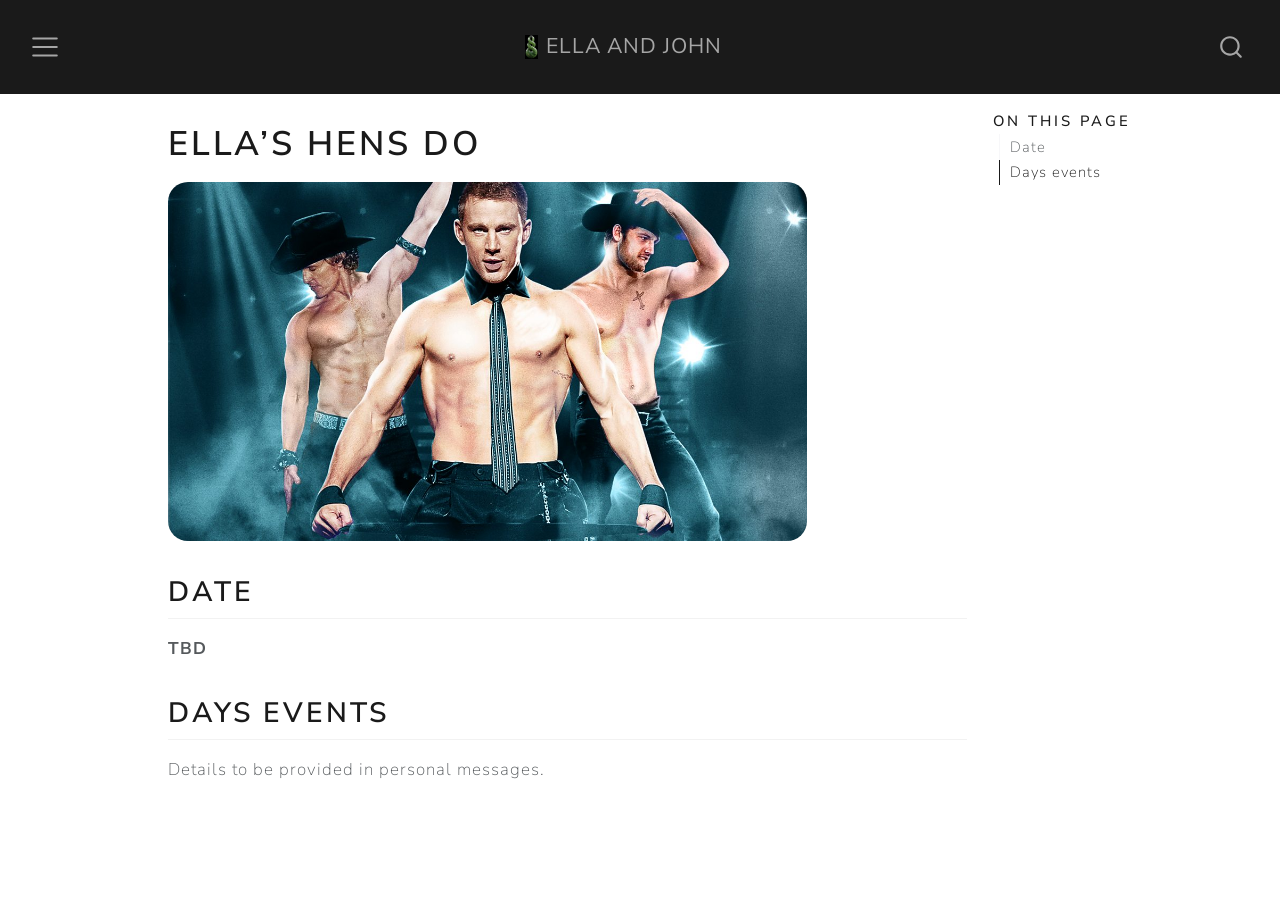
<file: docs/ella_hens_do.html>
<!DOCTYPE html>
<html xmlns="http://www.w3.org/1999/xhtml" lang="en" xml:lang="en"><head>

<meta charset="utf-8">
<meta name="generator" content="quarto-1.9.38">

<meta name="viewport" content="width=device-width, initial-scale=1.0, user-scalable=yes">


<title>Ella’s Hens do – Ella and John</title>
<style>
/* Default styles provided by pandoc.
** See https://pandoc.org/MANUAL.html#variables-for-html for config info.
*/
code{white-space: pre-wrap;}
span.smallcaps{font-variant: small-caps;}
div.columns{display: flex; gap: min(4vw, 1.5em);}
div.column{flex: auto; overflow-x: auto;}
div.hanging-indent{margin-left: 1.5em; text-indent: -1.5em;}
ul.task-list{list-style: none;}
ul.task-list li input[type="checkbox"] {
  width: 0.8em;
  margin: 0 0.8em 0.2em -1em; /* quarto-specific, see https://github.com/quarto-dev/quarto-cli/issues/4556 */ 
  vertical-align: middle;
}
</style>


<script src="site_libs/quarto-nav/quarto-nav.js"></script>
<script src="site_libs/quarto-nav/headroom.min.js"></script>
<script src="site_libs/clipboard/clipboard.min.js"></script>
<script src="site_libs/quarto-search/autocomplete.umd.js"></script>
<script src="site_libs/quarto-search/fuse.min.js"></script>
<script src="site_libs/quarto-search/quarto-search.js"></script>
<meta name="quarto:offset" content="./">
<link href="./favicon.png" rel="icon" type="image/png">
<script src="site_libs/quarto-html/quarto.js" type="module"></script>
<script src="site_libs/quarto-html/tabsets/tabsets.js" type="module"></script>
<script src="site_libs/quarto-html/popper.min.js"></script>
<script src="site_libs/quarto-html/tippy.umd.min.js"></script>
<script src="site_libs/quarto-html/anchor.min.js"></script>
<link href="site_libs/quarto-html/tippy.css" rel="stylesheet">
<link href="site_libs/quarto-html/quarto-syntax-highlighting-15634bcf2e68342d4ad2dfa704d543f6.css" rel="stylesheet" class="quarto-color-scheme" id="quarto-text-highlighting-styles">
<link href="site_libs/quarto-html/quarto-syntax-highlighting-dark-0a6b7249c26820e032cb0bd839ff02b1.css" rel="stylesheet" class="quarto-color-scheme quarto-color-alternate" id="quarto-text-highlighting-styles">
<link href="site_libs/quarto-html/quarto-syntax-highlighting-15634bcf2e68342d4ad2dfa704d543f6.css" rel="stylesheet" class="quarto-color-scheme-extra" id="quarto-text-highlighting-styles">
<script src="site_libs/bootstrap/bootstrap.min.js"></script>
<link href="site_libs/bootstrap/bootstrap-icons.css" rel="stylesheet">
<link href="site_libs/bootstrap/bootstrap-680300f6d6f785dd3df611686fe321a7.min.css" rel="stylesheet" append-hash="true" class="quarto-color-scheme" id="quarto-bootstrap" data-mode="light">
<link href="site_libs/bootstrap/bootstrap-dark-8770f68b3ce43690d76dcf1de6e9a95f.min.css" rel="stylesheet" append-hash="true" class="quarto-color-scheme quarto-color-alternate" id="quarto-bootstrap" data-mode="dark">
<link href="site_libs/bootstrap/bootstrap-680300f6d6f785dd3df611686fe321a7.min.css" rel="stylesheet" append-hash="true" class="quarto-color-scheme-extra" id="quarto-bootstrap" data-mode="light">
<script id="quarto-search-options" type="application/json">{
  "location": "navbar",
  "copy-button": false,
  "collapse-after": 3,
  "panel-placement": "end",
  "type": "overlay",
  "limit": 50,
  "keyboard-shortcut": [
    "f",
    "/",
    "s"
  ],
  "show-item-context": false,
  "language": {
    "search-no-results-text": "No results",
    "search-matching-documents-text": "matching documents",
    "search-copy-link-title": "Copy link to search",
    "search-hide-matches-text": "Hide additional matches",
    "search-more-match-text": "more match in this document",
    "search-more-matches-text": "more matches in this document",
    "search-clear-button-title": "Clear",
    "search-text-placeholder": "",
    "search-detached-cancel-button-title": "Cancel",
    "search-submit-button-title": "Submit",
    "search-label": "Search"
  }
}</script>


<link rel="stylesheet" href="styles.css">
</head>

<body class="nav-fixed quarto-light"><script id="quarto-html-before-body" type="application/javascript">
    const toggleBodyColorMode = (bsSheetEl) => {
      const mode = bsSheetEl.getAttribute("data-mode");
      const bodyEl = window.document.querySelector("body");
      if (mode === "dark") {
        bodyEl.classList.add("quarto-dark");
        bodyEl.classList.remove("quarto-light");
      } else {
        bodyEl.classList.add("quarto-light");
        bodyEl.classList.remove("quarto-dark");
      }
    }
    const toggleBodyColorPrimary = () => {
      const bsSheetEl = window.document.querySelector("link#quarto-bootstrap:not([rel=disabled-stylesheet])");
      if (bsSheetEl) {
        toggleBodyColorMode(bsSheetEl);
      }
    }
    const setColorSchemeToggle = (alternate) => {
      const toggles = window.document.querySelectorAll('.quarto-color-scheme-toggle');
      for (let i=0; i < toggles.length; i++) {
        const toggle = toggles[i];
        if (toggle) {
          if (alternate) {
            toggle.classList.add("alternate");
          } else {
            toggle.classList.remove("alternate");
          }
        }
      }
    };
    const toggleColorMode = (alternate) => {
      // Switch the stylesheets
      const primaryStylesheets = window.document.querySelectorAll('link.quarto-color-scheme:not(.quarto-color-alternate)');
      const alternateStylesheets = window.document.querySelectorAll('link.quarto-color-scheme.quarto-color-alternate');
      manageTransitions('#quarto-margin-sidebar .nav-link', false);
      if (alternate) {
        // note: dark is layered on light, we don't disable primary!
        enableStylesheet(alternateStylesheets);
        for (const sheetNode of alternateStylesheets) {
          if (sheetNode.id === "quarto-bootstrap") {
            toggleBodyColorMode(sheetNode);
          }
        }
      } else {
        disableStylesheet(alternateStylesheets);
        enableStylesheet(primaryStylesheets)
        toggleBodyColorPrimary();
      }
      manageTransitions('#quarto-margin-sidebar .nav-link', true);
      // Switch the toggles
      setColorSchemeToggle(alternate)
      // Hack to workaround the fact that safari doesn't
      // properly recolor the scrollbar when toggling (#1455)
      if (navigator.userAgent.indexOf('Safari') > 0 && navigator.userAgent.indexOf('Chrome') == -1) {
        manageTransitions("body", false);
        window.scrollTo(0, 1);
        setTimeout(() => {
          window.scrollTo(0, 0);
          manageTransitions("body", true);
        }, 40);
      }
    }
    const disableStylesheet = (stylesheets) => {
      for (let i=0; i < stylesheets.length; i++) {
        const stylesheet = stylesheets[i];
        stylesheet.rel = 'disabled-stylesheet';
      }
    }
    const enableStylesheet = (stylesheets) => {
      for (let i=0; i < stylesheets.length; i++) {
        const stylesheet = stylesheets[i];
        if(stylesheet.rel !== 'stylesheet') { // for Chrome, which will still FOUC without this check
          stylesheet.rel = 'stylesheet';
        }
      }
    }
    const manageTransitions = (selector, allowTransitions) => {
      const els = window.document.querySelectorAll(selector);
      for (let i=0; i < els.length; i++) {
        const el = els[i];
        if (allowTransitions) {
          el.classList.remove('notransition');
        } else {
          el.classList.add('notransition');
        }
      }
    }
    const isFileUrl = () => {
      return window.location.protocol === 'file:';
    }
    const hasAlternateSentinel = () => {
      let styleSentinel = getColorSchemeSentinel();
      if (styleSentinel !== null) {
        return styleSentinel === "alternate";
      } else {
        return false;
      }
    }
    const setStyleSentinel = (alternate) => {
      const value = alternate ? "alternate" : "default";
      if (!isFileUrl()) {
        window.localStorage.setItem("quarto-color-scheme", value);
      } else {
        localAlternateSentinel = value;
      }
    }
    const getColorSchemeSentinel = () => {
      if (!isFileUrl()) {
        const storageValue = window.localStorage.getItem("quarto-color-scheme");
        return storageValue != null ? storageValue : localAlternateSentinel;
      } else {
        return localAlternateSentinel;
      }
    }
    const toggleGiscusIfUsed = (isAlternate, darkModeDefault) => {
      const baseTheme = document.querySelector('#giscus-base-theme')?.value ?? 'light';
      const alternateTheme = document.querySelector('#giscus-alt-theme')?.value ?? 'dark';
      let newTheme = '';
      if(authorPrefersDark) {
        newTheme = isAlternate ? baseTheme : alternateTheme;
      } else {
        newTheme = isAlternate ? alternateTheme : baseTheme;
      }
      const changeGiscusTheme = () => {
        // From: https://github.com/giscus/giscus/issues/336
        const sendMessage = (message) => {
          const iframe = document.querySelector('iframe.giscus-frame');
          if (!iframe) return;
          iframe.contentWindow.postMessage({ giscus: message }, 'https://giscus.app');
        }
        sendMessage({
          setConfig: {
            theme: newTheme
          }
        });
      }
      const isGiscussLoaded = window.document.querySelector('iframe.giscus-frame') !== null;
      if (isGiscussLoaded) {
        changeGiscusTheme();
      }
    };
    const authorPrefersDark = false;
    const darkModeDefault = authorPrefersDark;
      document.querySelector('link#quarto-text-highlighting-styles.quarto-color-scheme-extra').rel = 'disabled-stylesheet';
      document.querySelector('link#quarto-bootstrap.quarto-color-scheme-extra').rel = 'disabled-stylesheet';
    let localAlternateSentinel = darkModeDefault ? 'alternate' : 'default';
    // Dark / light mode switch
    window.quartoToggleColorScheme = () => {
      // Read the current dark / light value
      let toAlternate = !hasAlternateSentinel();
      toggleColorMode(toAlternate);
      setStyleSentinel(toAlternate);
      toggleGiscusIfUsed(toAlternate, darkModeDefault);
      window.dispatchEvent(new Event('resize'));
    };
    // Switch to dark mode if need be
    if (hasAlternateSentinel()) {
      toggleColorMode(true);
    } else {
      toggleColorMode(false);
    }
  </script>

<div id="quarto-search-results"></div>
  <header id="quarto-header" class="headroom fixed-top">
    <nav class="navbar navbar-expand-xxl " data-bs-theme="dark">
      <div class="navbar-container container-fluid">
      <div class="navbar-brand-container mx-auto">
    <a href="./index.html" class="navbar-brand navbar-brand-logo">
    <img src="./pikorua.png" alt="" class="navbar-logo light-content">
    <img src="./pikorua.png" alt="" class="navbar-logo dark-content">
    </a>
    <a class="navbar-brand" href="./index.html">
    <span class="navbar-title">Ella and John</span>
    </a>
  </div>
            <div id="quarto-search" class="" title="Search"></div>
          <button class="navbar-toggler" type="button" data-bs-toggle="collapse" data-bs-target="#navbarCollapse" aria-controls="navbarCollapse" role="menu" aria-expanded="false" aria-label="Toggle navigation" onclick="if (window.quartoToggleHeadroom) { window.quartoToggleHeadroom(); }">
  <span class="navbar-toggler-icon"></span>
</button>
          <div class="collapse navbar-collapse" id="navbarCollapse">
            <ul class="navbar-nav navbar-nav-scroll me-auto">
  <li class="nav-item">
    <a class="nav-link" href="./index.html"> 
<span class="menu-text">General</span></a>
  </li>  
  <li class="nav-item">
    <a class="nav-link" href="./on_the_day.html"> 
<span class="menu-text">Wedding Itinerary</span></a>
  </li>  
  <li class="nav-item">
    <a class="nav-link" href="./rsvp.html"> 
<span class="menu-text">R.S.V.P.</span></a>
  </li>  
  <li class="nav-item">
    <a class="nav-link" href="./john_stag_do.html"> 
<span class="menu-text">John’s stag do</span></a>
  </li>  
  <li class="nav-item">
    <a class="nav-link" href="./registry.html"> 
<span class="menu-text">Registry</span></a>
  </li>  
</ul>
              <div class="quarto-navbar-tools">
  <a href="" class="quarto-color-scheme-toggle quarto-navigation-tool  px-1" onclick="window.quartoToggleColorScheme(); return false;" title="Toggle dark mode"><i class="bi"></i></a>
</div>
          </div> <!-- /navcollapse -->
      </div> <!-- /container-fluid -->
    </nav>
</header>
<!-- content -->
<div id="quarto-content" class="quarto-container page-columns page-rows-contents page-layout-article page-navbar">
<!-- sidebar -->
<!-- margin-sidebar -->
    <div id="quarto-margin-sidebar" class="sidebar margin-sidebar">
        <nav id="TOC" role="doc-toc" class="toc-active">
    <h2 id="toc-title">On this page</h2>
   
  <ul>
  <li><a href="#date" id="toc-date" class="nav-link active" data-scroll-target="#date">Date</a></li>
  <li><a href="#days-events" id="toc-days-events" class="nav-link" data-scroll-target="#days-events">Days events</a></li>
  </ul>
</nav>
    </div>
<!-- main -->
<main class="content" id="quarto-document-content">


<header id="title-block-header" class="quarto-title-block default">
<div class="quarto-title">
<h1 class="title">Ella’s Hens do</h1>
</div>



<div class="quarto-title-meta">

    
  
    
  </div>
  


</header>


<div class="quarto-figure quarto-figure-left">
<figure class="figure">
<p><img src="magic_mike.jpg" class="img-fluid quarto-figure quarto-figure-left figure-img" style="border-radius: 20px;;width:80.0%"></p>
</figure>
</div>
<section id="date" class="level2">
<h2 class="anchored" data-anchor-id="date">Date</h2>
<p><strong>TBD</strong></p>
</section>
<section id="days-events" class="level2">
<h2 class="anchored" data-anchor-id="days-events">Days events</h2>
<p>Details to be provided in personal messages.</p>


</section>

</main> <!-- /main -->
<script id="quarto-html-after-body" type="application/javascript">
  window.document.addEventListener("DOMContentLoaded", function (event) {
    // Ensure there is a toggle, if there isn't float one in the top right
    if (window.document.querySelector('.quarto-color-scheme-toggle') === null) {
      const a = window.document.createElement('a');
      a.classList.add('top-right');
      a.classList.add('quarto-color-scheme-toggle');
      a.href = "";
      a.onclick = function() { try { window.quartoToggleColorScheme(); } catch {} return false; };
      const i = window.document.createElement("i");
      i.classList.add('bi');
      a.appendChild(i);
      window.document.body.appendChild(a);
    }
    setColorSchemeToggle(hasAlternateSentinel())
    const icon = "";
    const anchorJS = new window.AnchorJS();
    anchorJS.options = {
      placement: 'right',
      icon: icon
    };
    anchorJS.add('.anchored');
    const isCodeAnnotation = (el) => {
      for (const clz of el.classList) {
        if (clz.startsWith('code-annotation-')) {                     
          return true;
        }
      }
      return false;
    }
    const onCopySuccess = function(e) {
      // button target
      const button = e.trigger;
      // don't keep focus
      button.blur();
      // flash "checked"
      button.classList.add('code-copy-button-checked');
      var currentTitle = button.getAttribute("title");
      button.setAttribute("title", "Copied!");
      let tooltip;
      if (window.bootstrap) {
        button.setAttribute("data-bs-toggle", "tooltip");
        button.setAttribute("data-bs-placement", "left");
        button.setAttribute("data-bs-title", "Copied!");
        tooltip = new bootstrap.Tooltip(button, 
          { trigger: "manual", 
            customClass: "code-copy-button-tooltip",
            offset: [0, -8]});
        tooltip.show();    
      }
      setTimeout(function() {
        if (tooltip) {
          tooltip.hide();
          button.removeAttribute("data-bs-title");
          button.removeAttribute("data-bs-toggle");
          button.removeAttribute("data-bs-placement");
        }
        button.setAttribute("title", currentTitle);
        button.classList.remove('code-copy-button-checked');
      }, 1000);
      // clear code selection
      e.clearSelection();
    }
    const getTextToCopy = function(trigger) {
      const outerScaffold = trigger.parentElement.cloneNode(true);
      const codeEl = outerScaffold.querySelector('code');
      for (const childEl of codeEl.children) {
        if (isCodeAnnotation(childEl)) {
          childEl.remove();
        }
      }
      return codeEl.innerText;
    }
    const clipboard = new window.ClipboardJS('.code-copy-button:not([data-in-quarto-modal])', {
      text: getTextToCopy
    });
    clipboard.on('success', onCopySuccess);
    if (window.document.getElementById('quarto-embedded-source-code-modal')) {
      const clipboardModal = new window.ClipboardJS('.code-copy-button[data-in-quarto-modal]', {
        text: getTextToCopy,
        container: window.document.getElementById('quarto-embedded-source-code-modal')
      });
      clipboardModal.on('success', onCopySuccess);
    }
      var localhostRegex = new RegExp(/^(?:http|https):\/\/localhost\:?[0-9]*\//);
      var mailtoRegex = new RegExp(/^mailto:/);
        var filterRegex = new RegExp('/' + window.location.host + '/');
      var isInternal = (href) => {
          return filterRegex.test(href) || localhostRegex.test(href) || mailtoRegex.test(href);
      }
      // Inspect non-navigation links and adorn them if external
     var links = window.document.querySelectorAll('a[href]:not(.nav-link):not(.navbar-brand):not(.toc-action):not(.sidebar-link):not(.sidebar-item-toggle):not(.pagination-link):not(.no-external):not([aria-hidden]):not(.dropdown-item):not(.quarto-navigation-tool):not(.about-link)');
      for (var i=0; i<links.length; i++) {
        const link = links[i];
        if (!isInternal(link.href)) {
          // undo the damage that might have been done by quarto-nav.js in the case of
          // links that we want to consider external
          if (link.dataset.originalHref !== undefined) {
            link.href = link.dataset.originalHref;
          }
        }
      }
    function tippyHover(el, contentFn, onTriggerFn, onUntriggerFn) {
      const config = {
        allowHTML: true,
        maxWidth: 500,
        delay: 100,
        arrow: false,
        appendTo: function(el) {
            return el.parentElement;
        },
        interactive: true,
        interactiveBorder: 10,
        theme: 'quarto',
        placement: 'bottom-start',
      };
      if (contentFn) {
        config.content = contentFn;
      }
      if (onTriggerFn) {
        config.onTrigger = onTriggerFn;
      }
      if (onUntriggerFn) {
        config.onUntrigger = onUntriggerFn;
      }
      window.tippy(el, config); 
    }
    const noterefs = window.document.querySelectorAll('a[role="doc-noteref"]');
    for (var i=0; i<noterefs.length; i++) {
      const ref = noterefs[i];
      tippyHover(ref, function() {
        // use id or data attribute instead here
        let href = ref.getAttribute('data-footnote-href') || ref.getAttribute('href');
        try { href = new URL(href).hash; } catch {}
        const id = href.replace(/^#\/?/, "");
        const note = window.document.getElementById(id);
        if (note) {
          return note.innerHTML;
        } else {
          return "";
        }
      });
    }
    const xrefs = window.document.querySelectorAll('a.quarto-xref');
    const processXRef = (id, note) => {
      // Strip column container classes
      const stripColumnClz = (el) => {
        el.classList.remove("page-full", "page-columns");
        if (el.children) {
          for (const child of el.children) {
            stripColumnClz(child);
          }
        }
      }
      stripColumnClz(note)
      if (id === null || id.startsWith('sec-')) {
        // Special case sections, only their first couple elements
        const container = document.createElement("div");
        if (note.children && note.children.length > 2) {
          container.appendChild(note.children[0].cloneNode(true));
          for (let i = 1; i < note.children.length; i++) {
            const child = note.children[i];
            if (child.tagName === "P" && child.innerText === "") {
              continue;
            } else {
              container.appendChild(child.cloneNode(true));
              break;
            }
          }
          if (window.Quarto?.typesetMath) {
            window.Quarto.typesetMath(container);
          }
          return container.innerHTML
        } else {
          if (window.Quarto?.typesetMath) {
            window.Quarto.typesetMath(note);
          }
          return note.innerHTML;
        }
      } else {
        // Remove any anchor links if they are present
        const anchorLink = note.querySelector('a.anchorjs-link');
        if (anchorLink) {
          anchorLink.remove();
        }
        if (window.Quarto?.typesetMath) {
          window.Quarto.typesetMath(note);
        }
        if (note.classList.contains("callout")) {
          return note.outerHTML;
        } else {
          return note.innerHTML;
        }
      }
    }
    for (var i=0; i<xrefs.length; i++) {
      const xref = xrefs[i];
      tippyHover(xref, undefined, function(instance) {
        instance.disable();
        let url = xref.getAttribute('href');
        let hash = undefined; 
        if (url.startsWith('#')) {
          hash = url;
        } else {
          try { hash = new URL(url).hash; } catch {}
        }
        if (hash) {
          const id = hash.replace(/^#\/?/, "");
          const note = window.document.getElementById(id);
          if (note !== null) {
            try {
              const html = processXRef(id, note.cloneNode(true));
              instance.setContent(html);
            } finally {
              instance.enable();
              instance.show();
            }
          } else {
            // See if we can fetch this
            fetch(url.split('#')[0])
            .then(res => res.text())
            .then(html => {
              const parser = new DOMParser();
              const htmlDoc = parser.parseFromString(html, "text/html");
              const note = htmlDoc.getElementById(id);
              if (note !== null) {
                const html = processXRef(id, note);
                instance.setContent(html);
              } 
            }).finally(() => {
              instance.enable();
              instance.show();
            });
          }
        } else {
          // See if we can fetch a full url (with no hash to target)
          // This is a special case and we should probably do some content thinning / targeting
          fetch(url)
          .then(res => res.text())
          .then(html => {
            const parser = new DOMParser();
            const htmlDoc = parser.parseFromString(html, "text/html");
            const note = htmlDoc.querySelector('main.content');
            if (note !== null) {
              // This should only happen for chapter cross references
              // (since there is no id in the URL)
              // remove the first header
              if (note.children.length > 0 && note.children[0].tagName === "HEADER") {
                note.children[0].remove();
              }
              const html = processXRef(null, note);
              instance.setContent(html);
            } 
          }).finally(() => {
            instance.enable();
            instance.show();
          });
        }
      }, function(instance) {
      });
    }
        let selectedAnnoteEl;
        const selectorForAnnotation = ( cell, annotation) => {
          let cellAttr = 'data-code-cell="' + cell + '"';
          let lineAttr = 'data-code-annotation="' +  annotation + '"';
          const selector = 'span[' + cellAttr + '][' + lineAttr + ']';
          return selector;
        }
        const selectCodeLines = (annoteEl) => {
          const doc = window.document;
          const targetCell = annoteEl.getAttribute("data-target-cell");
          const targetAnnotation = annoteEl.getAttribute("data-target-annotation");
          const annoteSpan = window.document.querySelector(selectorForAnnotation(targetCell, targetAnnotation));
          const lines = annoteSpan.getAttribute("data-code-lines").split(",");
          const lineIds = lines.map((line) => {
            return targetCell + "-" + line;
          })
          let top = null;
          let height = null;
          let parent = null;
          if (lineIds.length > 0) {
              //compute the position of the single el (top and bottom and make a div)
              const el = window.document.getElementById(lineIds[0]);
              top = el.offsetTop;
              height = el.offsetHeight;
              parent = el.parentElement.parentElement;
            if (lineIds.length > 1) {
              const lastEl = window.document.getElementById(lineIds[lineIds.length - 1]);
              const bottom = lastEl.offsetTop + lastEl.offsetHeight;
              height = bottom - top;
            }
            if (top !== null && height !== null && parent !== null) {
              // cook up a div (if necessary) and position it 
              let div = window.document.getElementById("code-annotation-line-highlight");
              if (div === null) {
                div = window.document.createElement("div");
                div.setAttribute("id", "code-annotation-line-highlight");
                div.style.position = 'absolute';
                parent.appendChild(div);
              }
              div.style.top = top - 2 + "px";
              div.style.height = height + 4 + "px";
              div.style.left = 0;
              let gutterDiv = window.document.getElementById("code-annotation-line-highlight-gutter");
              if (gutterDiv === null) {
                gutterDiv = window.document.createElement("div");
                gutterDiv.setAttribute("id", "code-annotation-line-highlight-gutter");
                gutterDiv.style.position = 'absolute';
                const codeCell = window.document.getElementById(targetCell);
                const gutter = codeCell.querySelector('.code-annotation-gutter');
                gutter.appendChild(gutterDiv);
              }
              gutterDiv.style.top = top - 2 + "px";
              gutterDiv.style.height = height + 4 + "px";
            }
            selectedAnnoteEl = annoteEl;
          }
        };
        const unselectCodeLines = () => {
          const elementsIds = ["code-annotation-line-highlight", "code-annotation-line-highlight-gutter"];
          elementsIds.forEach((elId) => {
            const div = window.document.getElementById(elId);
            if (div) {
              div.remove();
            }
          });
          selectedAnnoteEl = undefined;
        };
          // Handle positioning of the toggle
      window.addEventListener(
        "resize",
        throttle(() => {
          elRect = undefined;
          if (selectedAnnoteEl) {
            selectCodeLines(selectedAnnoteEl);
          }
        }, 10)
      );
      function throttle(fn, ms) {
      let throttle = false;
      let timer;
        return (...args) => {
          if(!throttle) { // first call gets through
              fn.apply(this, args);
              throttle = true;
          } else { // all the others get throttled
              if(timer) clearTimeout(timer); // cancel #2
              timer = setTimeout(() => {
                fn.apply(this, args);
                timer = throttle = false;
              }, ms);
          }
        };
      }
        // Attach click handler to the DT
        const annoteDls = window.document.querySelectorAll('dt[data-target-cell]');
        for (const annoteDlNode of annoteDls) {
          annoteDlNode.addEventListener('click', (event) => {
            const clickedEl = event.target;
            if (clickedEl !== selectedAnnoteEl) {
              unselectCodeLines();
              const activeEl = window.document.querySelector('dt[data-target-cell].code-annotation-active');
              if (activeEl) {
                activeEl.classList.remove('code-annotation-active');
              }
              selectCodeLines(clickedEl);
              clickedEl.classList.add('code-annotation-active');
            } else {
              // Unselect the line
              unselectCodeLines();
              clickedEl.classList.remove('code-annotation-active');
            }
          });
        }
    const findCites = (el) => {
      const parentEl = el.parentElement;
      if (parentEl) {
        const cites = parentEl.dataset.cites;
        if (cites) {
          return {
            el,
            cites: cites.split(' ')
          };
        } else {
          return findCites(el.parentElement)
        }
      } else {
        return undefined;
      }
    };
    var bibliorefs = window.document.querySelectorAll('a[role="doc-biblioref"]');
    for (var i=0; i<bibliorefs.length; i++) {
      const ref = bibliorefs[i];
      const citeInfo = findCites(ref);
      if (citeInfo) {
        tippyHover(citeInfo.el, function() {
          var popup = window.document.createElement('div');
          citeInfo.cites.forEach(function(cite) {
            var citeDiv = window.document.createElement('div');
            citeDiv.classList.add('hanging-indent');
            citeDiv.classList.add('csl-entry');
            var biblioDiv = window.document.getElementById('ref-' + cite);
            if (biblioDiv) {
              citeDiv.innerHTML = biblioDiv.innerHTML;
            }
            popup.appendChild(citeDiv);
          });
          return popup.innerHTML;
        });
      }
    }
  });
  </script>
</div> <!-- /content -->




</body></html>
</file>
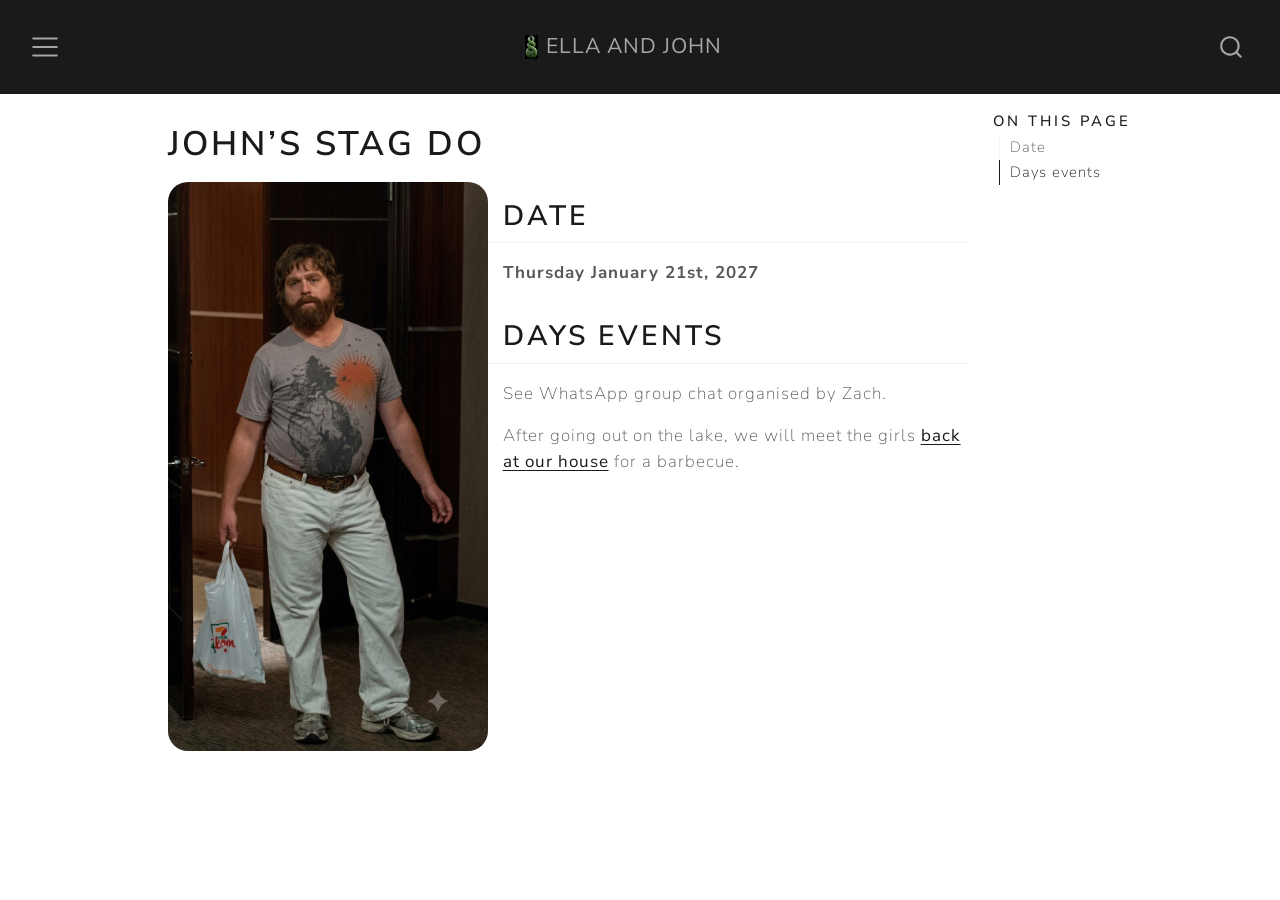
<file: docs/john_stag_do.html>
<!DOCTYPE html>
<html xmlns="http://www.w3.org/1999/xhtml" lang="en" xml:lang="en"><head>

<meta charset="utf-8">
<meta name="generator" content="quarto-1.9.38">

<meta name="viewport" content="width=device-width, initial-scale=1.0, user-scalable=yes">


<title>John’s stag do – Ella and John</title>
<style>
/* Default styles provided by pandoc.
** See https://pandoc.org/MANUAL.html#variables-for-html for config info.
*/
code{white-space: pre-wrap;}
span.smallcaps{font-variant: small-caps;}
div.columns{display: flex; gap: min(4vw, 1.5em);}
div.column{flex: auto; overflow-x: auto;}
div.hanging-indent{margin-left: 1.5em; text-indent: -1.5em;}
ul.task-list{list-style: none;}
ul.task-list li input[type="checkbox"] {
  width: 0.8em;
  margin: 0 0.8em 0.2em -1em; /* quarto-specific, see https://github.com/quarto-dev/quarto-cli/issues/4556 */ 
  vertical-align: middle;
}
</style>


<script src="site_libs/quarto-nav/quarto-nav.js"></script>
<script src="site_libs/quarto-nav/headroom.min.js"></script>
<script src="site_libs/clipboard/clipboard.min.js"></script>
<script src="site_libs/quarto-search/autocomplete.umd.js"></script>
<script src="site_libs/quarto-search/fuse.min.js"></script>
<script src="site_libs/quarto-search/quarto-search.js"></script>
<meta name="quarto:offset" content="./">
<link href="./favicon.png" rel="icon" type="image/png">
<script src="site_libs/quarto-html/quarto.js" type="module"></script>
<script src="site_libs/quarto-html/tabsets/tabsets.js" type="module"></script>
<script src="site_libs/quarto-html/popper.min.js"></script>
<script src="site_libs/quarto-html/tippy.umd.min.js"></script>
<script src="site_libs/quarto-html/anchor.min.js"></script>
<link href="site_libs/quarto-html/tippy.css" rel="stylesheet">
<link href="site_libs/quarto-html/quarto-syntax-highlighting-15634bcf2e68342d4ad2dfa704d543f6.css" rel="stylesheet" class="quarto-color-scheme" id="quarto-text-highlighting-styles">
<link href="site_libs/quarto-html/quarto-syntax-highlighting-dark-0a6b7249c26820e032cb0bd839ff02b1.css" rel="stylesheet" class="quarto-color-scheme quarto-color-alternate" id="quarto-text-highlighting-styles">
<link href="site_libs/quarto-html/quarto-syntax-highlighting-15634bcf2e68342d4ad2dfa704d543f6.css" rel="stylesheet" class="quarto-color-scheme-extra" id="quarto-text-highlighting-styles">
<script src="site_libs/bootstrap/bootstrap.min.js"></script>
<link href="site_libs/bootstrap/bootstrap-icons.css" rel="stylesheet">
<link href="site_libs/bootstrap/bootstrap-680300f6d6f785dd3df611686fe321a7.min.css" rel="stylesheet" append-hash="true" class="quarto-color-scheme" id="quarto-bootstrap" data-mode="light">
<link href="site_libs/bootstrap/bootstrap-dark-8770f68b3ce43690d76dcf1de6e9a95f.min.css" rel="stylesheet" append-hash="true" class="quarto-color-scheme quarto-color-alternate" id="quarto-bootstrap" data-mode="dark">
<link href="site_libs/bootstrap/bootstrap-680300f6d6f785dd3df611686fe321a7.min.css" rel="stylesheet" append-hash="true" class="quarto-color-scheme-extra" id="quarto-bootstrap" data-mode="light">
<script id="quarto-search-options" type="application/json">{
  "location": "navbar",
  "copy-button": false,
  "collapse-after": 3,
  "panel-placement": "end",
  "type": "overlay",
  "limit": 50,
  "keyboard-shortcut": [
    "f",
    "/",
    "s"
  ],
  "show-item-context": false,
  "language": {
    "search-no-results-text": "No results",
    "search-matching-documents-text": "matching documents",
    "search-copy-link-title": "Copy link to search",
    "search-hide-matches-text": "Hide additional matches",
    "search-more-match-text": "more match in this document",
    "search-more-matches-text": "more matches in this document",
    "search-clear-button-title": "Clear",
    "search-text-placeholder": "",
    "search-detached-cancel-button-title": "Cancel",
    "search-submit-button-title": "Submit",
    "search-label": "Search"
  }
}</script>


<link rel="stylesheet" href="styles.css">
</head>

<body class="nav-fixed quarto-light"><script id="quarto-html-before-body" type="application/javascript">
    const toggleBodyColorMode = (bsSheetEl) => {
      const mode = bsSheetEl.getAttribute("data-mode");
      const bodyEl = window.document.querySelector("body");
      if (mode === "dark") {
        bodyEl.classList.add("quarto-dark");
        bodyEl.classList.remove("quarto-light");
      } else {
        bodyEl.classList.add("quarto-light");
        bodyEl.classList.remove("quarto-dark");
      }
    }
    const toggleBodyColorPrimary = () => {
      const bsSheetEl = window.document.querySelector("link#quarto-bootstrap:not([rel=disabled-stylesheet])");
      if (bsSheetEl) {
        toggleBodyColorMode(bsSheetEl);
      }
    }
    const setColorSchemeToggle = (alternate) => {
      const toggles = window.document.querySelectorAll('.quarto-color-scheme-toggle');
      for (let i=0; i < toggles.length; i++) {
        const toggle = toggles[i];
        if (toggle) {
          if (alternate) {
            toggle.classList.add("alternate");
          } else {
            toggle.classList.remove("alternate");
          }
        }
      }
    };
    const toggleColorMode = (alternate) => {
      // Switch the stylesheets
      const primaryStylesheets = window.document.querySelectorAll('link.quarto-color-scheme:not(.quarto-color-alternate)');
      const alternateStylesheets = window.document.querySelectorAll('link.quarto-color-scheme.quarto-color-alternate');
      manageTransitions('#quarto-margin-sidebar .nav-link', false);
      if (alternate) {
        // note: dark is layered on light, we don't disable primary!
        enableStylesheet(alternateStylesheets);
        for (const sheetNode of alternateStylesheets) {
          if (sheetNode.id === "quarto-bootstrap") {
            toggleBodyColorMode(sheetNode);
          }
        }
      } else {
        disableStylesheet(alternateStylesheets);
        enableStylesheet(primaryStylesheets)
        toggleBodyColorPrimary();
      }
      manageTransitions('#quarto-margin-sidebar .nav-link', true);
      // Switch the toggles
      setColorSchemeToggle(alternate)
      // Hack to workaround the fact that safari doesn't
      // properly recolor the scrollbar when toggling (#1455)
      if (navigator.userAgent.indexOf('Safari') > 0 && navigator.userAgent.indexOf('Chrome') == -1) {
        manageTransitions("body", false);
        window.scrollTo(0, 1);
        setTimeout(() => {
          window.scrollTo(0, 0);
          manageTransitions("body", true);
        }, 40);
      }
    }
    const disableStylesheet = (stylesheets) => {
      for (let i=0; i < stylesheets.length; i++) {
        const stylesheet = stylesheets[i];
        stylesheet.rel = 'disabled-stylesheet';
      }
    }
    const enableStylesheet = (stylesheets) => {
      for (let i=0; i < stylesheets.length; i++) {
        const stylesheet = stylesheets[i];
        if(stylesheet.rel !== 'stylesheet') { // for Chrome, which will still FOUC without this check
          stylesheet.rel = 'stylesheet';
        }
      }
    }
    const manageTransitions = (selector, allowTransitions) => {
      const els = window.document.querySelectorAll(selector);
      for (let i=0; i < els.length; i++) {
        const el = els[i];
        if (allowTransitions) {
          el.classList.remove('notransition');
        } else {
          el.classList.add('notransition');
        }
      }
    }
    const isFileUrl = () => {
      return window.location.protocol === 'file:';
    }
    const hasAlternateSentinel = () => {
      let styleSentinel = getColorSchemeSentinel();
      if (styleSentinel !== null) {
        return styleSentinel === "alternate";
      } else {
        return false;
      }
    }
    const setStyleSentinel = (alternate) => {
      const value = alternate ? "alternate" : "default";
      if (!isFileUrl()) {
        window.localStorage.setItem("quarto-color-scheme", value);
      } else {
        localAlternateSentinel = value;
      }
    }
    const getColorSchemeSentinel = () => {
      if (!isFileUrl()) {
        const storageValue = window.localStorage.getItem("quarto-color-scheme");
        return storageValue != null ? storageValue : localAlternateSentinel;
      } else {
        return localAlternateSentinel;
      }
    }
    const toggleGiscusIfUsed = (isAlternate, darkModeDefault) => {
      const baseTheme = document.querySelector('#giscus-base-theme')?.value ?? 'light';
      const alternateTheme = document.querySelector('#giscus-alt-theme')?.value ?? 'dark';
      let newTheme = '';
      if(authorPrefersDark) {
        newTheme = isAlternate ? baseTheme : alternateTheme;
      } else {
        newTheme = isAlternate ? alternateTheme : baseTheme;
      }
      const changeGiscusTheme = () => {
        // From: https://github.com/giscus/giscus/issues/336
        const sendMessage = (message) => {
          const iframe = document.querySelector('iframe.giscus-frame');
          if (!iframe) return;
          iframe.contentWindow.postMessage({ giscus: message }, 'https://giscus.app');
        }
        sendMessage({
          setConfig: {
            theme: newTheme
          }
        });
      }
      const isGiscussLoaded = window.document.querySelector('iframe.giscus-frame') !== null;
      if (isGiscussLoaded) {
        changeGiscusTheme();
      }
    };
    const authorPrefersDark = false;
    const darkModeDefault = authorPrefersDark;
      document.querySelector('link#quarto-text-highlighting-styles.quarto-color-scheme-extra').rel = 'disabled-stylesheet';
      document.querySelector('link#quarto-bootstrap.quarto-color-scheme-extra').rel = 'disabled-stylesheet';
    let localAlternateSentinel = darkModeDefault ? 'alternate' : 'default';
    // Dark / light mode switch
    window.quartoToggleColorScheme = () => {
      // Read the current dark / light value
      let toAlternate = !hasAlternateSentinel();
      toggleColorMode(toAlternate);
      setStyleSentinel(toAlternate);
      toggleGiscusIfUsed(toAlternate, darkModeDefault);
      window.dispatchEvent(new Event('resize'));
    };
    // Switch to dark mode if need be
    if (hasAlternateSentinel()) {
      toggleColorMode(true);
    } else {
      toggleColorMode(false);
    }
  </script>

<div id="quarto-search-results"></div>
  <header id="quarto-header" class="headroom fixed-top">
    <nav class="navbar navbar-expand-xxl " data-bs-theme="dark">
      <div class="navbar-container container-fluid">
      <div class="navbar-brand-container mx-auto">
    <a href="./index.html" class="navbar-brand navbar-brand-logo">
    <img src="./pikorua.png" alt="" class="navbar-logo light-content">
    <img src="./pikorua.png" alt="" class="navbar-logo dark-content">
    </a>
    <a class="navbar-brand" href="./index.html">
    <span class="navbar-title">Ella and John</span>
    </a>
  </div>
            <div id="quarto-search" class="" title="Search"></div>
          <button class="navbar-toggler" type="button" data-bs-toggle="collapse" data-bs-target="#navbarCollapse" aria-controls="navbarCollapse" role="menu" aria-expanded="false" aria-label="Toggle navigation" onclick="if (window.quartoToggleHeadroom) { window.quartoToggleHeadroom(); }">
  <span class="navbar-toggler-icon"></span>
</button>
          <div class="collapse navbar-collapse" id="navbarCollapse">
            <ul class="navbar-nav navbar-nav-scroll me-auto">
  <li class="nav-item">
    <a class="nav-link" href="./index.html"> 
<span class="menu-text">General</span></a>
  </li>  
  <li class="nav-item">
    <a class="nav-link" href="./on_the_day.html"> 
<span class="menu-text">Wedding Itinerary</span></a>
  </li>  
  <li class="nav-item">
    <a class="nav-link" href="./rsvp.html"> 
<span class="menu-text">R.S.V.P.</span></a>
  </li>  
  <li class="nav-item">
    <a class="nav-link active" href="./john_stag_do.html" aria-current="page"> 
<span class="menu-text">John’s stag do</span></a>
  </li>  
  <li class="nav-item">
    <a class="nav-link" href="./registry.html"> 
<span class="menu-text">Registry</span></a>
  </li>  
</ul>
              <div class="quarto-navbar-tools">
  <a href="" class="quarto-color-scheme-toggle quarto-navigation-tool  px-1" onclick="window.quartoToggleColorScheme(); return false;" title="Toggle dark mode"><i class="bi"></i></a>
</div>
          </div> <!-- /navcollapse -->
      </div> <!-- /container-fluid -->
    </nav>
</header>
<!-- content -->
<div id="quarto-content" class="quarto-container page-columns page-rows-contents page-layout-article page-navbar">
<!-- sidebar -->
<!-- margin-sidebar -->
    <div id="quarto-margin-sidebar" class="sidebar margin-sidebar">
        <nav id="TOC" role="doc-toc" class="toc-active">
    <h2 id="toc-title">On this page</h2>
   
  <ul>
  <li><a href="#date" id="toc-date" class="nav-link active" data-scroll-target="#date">Date</a></li>
  <li><a href="#days-events" id="toc-days-events" class="nav-link" data-scroll-target="#days-events">Days events</a></li>
  </ul>
</nav>
    </div>
<!-- main -->
<main class="content" id="quarto-document-content">


<header id="title-block-header" class="quarto-title-block default">
<div class="quarto-title">
<h1 class="title">John’s stag do</h1>
</div>



<div class="quarto-title-meta">

    
  
    
  </div>
  


</header>


<p><img src="alan_hangover.png" alt="Alt text" style="width: 40%; border-radius: 20px; float: left; margin-right: 15px;"></p>
<section id="date" class="level2">
<h2 class="anchored" data-anchor-id="date">Date</h2>
<p><strong>Thursday January 21st, 2027</strong></p>
</section>
<section id="days-events" class="level2">
<h2 class="anchored" data-anchor-id="days-events">Days events</h2>
<p>See WhatsApp group chat organised by Zach.</p>
<p>After going out on the lake, we will meet the girls <a href="https://maps.app.goo.gl/RE757YSxjpXu7qbc6">back at our house</a> for a barbecue.</p>


</section>

</main> <!-- /main -->
<script id="quarto-html-after-body" type="application/javascript">
  window.document.addEventListener("DOMContentLoaded", function (event) {
    // Ensure there is a toggle, if there isn't float one in the top right
    if (window.document.querySelector('.quarto-color-scheme-toggle') === null) {
      const a = window.document.createElement('a');
      a.classList.add('top-right');
      a.classList.add('quarto-color-scheme-toggle');
      a.href = "";
      a.onclick = function() { try { window.quartoToggleColorScheme(); } catch {} return false; };
      const i = window.document.createElement("i");
      i.classList.add('bi');
      a.appendChild(i);
      window.document.body.appendChild(a);
    }
    setColorSchemeToggle(hasAlternateSentinel())
    const icon = "";
    const anchorJS = new window.AnchorJS();
    anchorJS.options = {
      placement: 'right',
      icon: icon
    };
    anchorJS.add('.anchored');
    const isCodeAnnotation = (el) => {
      for (const clz of el.classList) {
        if (clz.startsWith('code-annotation-')) {                     
          return true;
        }
      }
      return false;
    }
    const onCopySuccess = function(e) {
      // button target
      const button = e.trigger;
      // don't keep focus
      button.blur();
      // flash "checked"
      button.classList.add('code-copy-button-checked');
      var currentTitle = button.getAttribute("title");
      button.setAttribute("title", "Copied!");
      let tooltip;
      if (window.bootstrap) {
        button.setAttribute("data-bs-toggle", "tooltip");
        button.setAttribute("data-bs-placement", "left");
        button.setAttribute("data-bs-title", "Copied!");
        tooltip = new bootstrap.Tooltip(button, 
          { trigger: "manual", 
            customClass: "code-copy-button-tooltip",
            offset: [0, -8]});
        tooltip.show();    
      }
      setTimeout(function() {
        if (tooltip) {
          tooltip.hide();
          button.removeAttribute("data-bs-title");
          button.removeAttribute("data-bs-toggle");
          button.removeAttribute("data-bs-placement");
        }
        button.setAttribute("title", currentTitle);
        button.classList.remove('code-copy-button-checked');
      }, 1000);
      // clear code selection
      e.clearSelection();
    }
    const getTextToCopy = function(trigger) {
      const outerScaffold = trigger.parentElement.cloneNode(true);
      const codeEl = outerScaffold.querySelector('code');
      for (const childEl of codeEl.children) {
        if (isCodeAnnotation(childEl)) {
          childEl.remove();
        }
      }
      return codeEl.innerText;
    }
    const clipboard = new window.ClipboardJS('.code-copy-button:not([data-in-quarto-modal])', {
      text: getTextToCopy
    });
    clipboard.on('success', onCopySuccess);
    if (window.document.getElementById('quarto-embedded-source-code-modal')) {
      const clipboardModal = new window.ClipboardJS('.code-copy-button[data-in-quarto-modal]', {
        text: getTextToCopy,
        container: window.document.getElementById('quarto-embedded-source-code-modal')
      });
      clipboardModal.on('success', onCopySuccess);
    }
      var localhostRegex = new RegExp(/^(?:http|https):\/\/localhost\:?[0-9]*\//);
      var mailtoRegex = new RegExp(/^mailto:/);
        var filterRegex = new RegExp('/' + window.location.host + '/');
      var isInternal = (href) => {
          return filterRegex.test(href) || localhostRegex.test(href) || mailtoRegex.test(href);
      }
      // Inspect non-navigation links and adorn them if external
     var links = window.document.querySelectorAll('a[href]:not(.nav-link):not(.navbar-brand):not(.toc-action):not(.sidebar-link):not(.sidebar-item-toggle):not(.pagination-link):not(.no-external):not([aria-hidden]):not(.dropdown-item):not(.quarto-navigation-tool):not(.about-link)');
      for (var i=0; i<links.length; i++) {
        const link = links[i];
        if (!isInternal(link.href)) {
          // undo the damage that might have been done by quarto-nav.js in the case of
          // links that we want to consider external
          if (link.dataset.originalHref !== undefined) {
            link.href = link.dataset.originalHref;
          }
        }
      }
    function tippyHover(el, contentFn, onTriggerFn, onUntriggerFn) {
      const config = {
        allowHTML: true,
        maxWidth: 500,
        delay: 100,
        arrow: false,
        appendTo: function(el) {
            return el.parentElement;
        },
        interactive: true,
        interactiveBorder: 10,
        theme: 'quarto',
        placement: 'bottom-start',
      };
      if (contentFn) {
        config.content = contentFn;
      }
      if (onTriggerFn) {
        config.onTrigger = onTriggerFn;
      }
      if (onUntriggerFn) {
        config.onUntrigger = onUntriggerFn;
      }
      window.tippy(el, config); 
    }
    const noterefs = window.document.querySelectorAll('a[role="doc-noteref"]');
    for (var i=0; i<noterefs.length; i++) {
      const ref = noterefs[i];
      tippyHover(ref, function() {
        // use id or data attribute instead here
        let href = ref.getAttribute('data-footnote-href') || ref.getAttribute('href');
        try { href = new URL(href).hash; } catch {}
        const id = href.replace(/^#\/?/, "");
        const note = window.document.getElementById(id);
        if (note) {
          return note.innerHTML;
        } else {
          return "";
        }
      });
    }
    const xrefs = window.document.querySelectorAll('a.quarto-xref');
    const processXRef = (id, note) => {
      // Strip column container classes
      const stripColumnClz = (el) => {
        el.classList.remove("page-full", "page-columns");
        if (el.children) {
          for (const child of el.children) {
            stripColumnClz(child);
          }
        }
      }
      stripColumnClz(note)
      if (id === null || id.startsWith('sec-')) {
        // Special case sections, only their first couple elements
        const container = document.createElement("div");
        if (note.children && note.children.length > 2) {
          container.appendChild(note.children[0].cloneNode(true));
          for (let i = 1; i < note.children.length; i++) {
            const child = note.children[i];
            if (child.tagName === "P" && child.innerText === "") {
              continue;
            } else {
              container.appendChild(child.cloneNode(true));
              break;
            }
          }
          if (window.Quarto?.typesetMath) {
            window.Quarto.typesetMath(container);
          }
          return container.innerHTML
        } else {
          if (window.Quarto?.typesetMath) {
            window.Quarto.typesetMath(note);
          }
          return note.innerHTML;
        }
      } else {
        // Remove any anchor links if they are present
        const anchorLink = note.querySelector('a.anchorjs-link');
        if (anchorLink) {
          anchorLink.remove();
        }
        if (window.Quarto?.typesetMath) {
          window.Quarto.typesetMath(note);
        }
        if (note.classList.contains("callout")) {
          return note.outerHTML;
        } else {
          return note.innerHTML;
        }
      }
    }
    for (var i=0; i<xrefs.length; i++) {
      const xref = xrefs[i];
      tippyHover(xref, undefined, function(instance) {
        instance.disable();
        let url = xref.getAttribute('href');
        let hash = undefined; 
        if (url.startsWith('#')) {
          hash = url;
        } else {
          try { hash = new URL(url).hash; } catch {}
        }
        if (hash) {
          const id = hash.replace(/^#\/?/, "");
          const note = window.document.getElementById(id);
          if (note !== null) {
            try {
              const html = processXRef(id, note.cloneNode(true));
              instance.setContent(html);
            } finally {
              instance.enable();
              instance.show();
            }
          } else {
            // See if we can fetch this
            fetch(url.split('#')[0])
            .then(res => res.text())
            .then(html => {
              const parser = new DOMParser();
              const htmlDoc = parser.parseFromString(html, "text/html");
              const note = htmlDoc.getElementById(id);
              if (note !== null) {
                const html = processXRef(id, note);
                instance.setContent(html);
              } 
            }).finally(() => {
              instance.enable();
              instance.show();
            });
          }
        } else {
          // See if we can fetch a full url (with no hash to target)
          // This is a special case and we should probably do some content thinning / targeting
          fetch(url)
          .then(res => res.text())
          .then(html => {
            const parser = new DOMParser();
            const htmlDoc = parser.parseFromString(html, "text/html");
            const note = htmlDoc.querySelector('main.content');
            if (note !== null) {
              // This should only happen for chapter cross references
              // (since there is no id in the URL)
              // remove the first header
              if (note.children.length > 0 && note.children[0].tagName === "HEADER") {
                note.children[0].remove();
              }
              const html = processXRef(null, note);
              instance.setContent(html);
            } 
          }).finally(() => {
            instance.enable();
            instance.show();
          });
        }
      }, function(instance) {
      });
    }
        let selectedAnnoteEl;
        const selectorForAnnotation = ( cell, annotation) => {
          let cellAttr = 'data-code-cell="' + cell + '"';
          let lineAttr = 'data-code-annotation="' +  annotation + '"';
          const selector = 'span[' + cellAttr + '][' + lineAttr + ']';
          return selector;
        }
        const selectCodeLines = (annoteEl) => {
          const doc = window.document;
          const targetCell = annoteEl.getAttribute("data-target-cell");
          const targetAnnotation = annoteEl.getAttribute("data-target-annotation");
          const annoteSpan = window.document.querySelector(selectorForAnnotation(targetCell, targetAnnotation));
          const lines = annoteSpan.getAttribute("data-code-lines").split(",");
          const lineIds = lines.map((line) => {
            return targetCell + "-" + line;
          })
          let top = null;
          let height = null;
          let parent = null;
          if (lineIds.length > 0) {
              //compute the position of the single el (top and bottom and make a div)
              const el = window.document.getElementById(lineIds[0]);
              top = el.offsetTop;
              height = el.offsetHeight;
              parent = el.parentElement.parentElement;
            if (lineIds.length > 1) {
              const lastEl = window.document.getElementById(lineIds[lineIds.length - 1]);
              const bottom = lastEl.offsetTop + lastEl.offsetHeight;
              height = bottom - top;
            }
            if (top !== null && height !== null && parent !== null) {
              // cook up a div (if necessary) and position it 
              let div = window.document.getElementById("code-annotation-line-highlight");
              if (div === null) {
                div = window.document.createElement("div");
                div.setAttribute("id", "code-annotation-line-highlight");
                div.style.position = 'absolute';
                parent.appendChild(div);
              }
              div.style.top = top - 2 + "px";
              div.style.height = height + 4 + "px";
              div.style.left = 0;
              let gutterDiv = window.document.getElementById("code-annotation-line-highlight-gutter");
              if (gutterDiv === null) {
                gutterDiv = window.document.createElement("div");
                gutterDiv.setAttribute("id", "code-annotation-line-highlight-gutter");
                gutterDiv.style.position = 'absolute';
                const codeCell = window.document.getElementById(targetCell);
                const gutter = codeCell.querySelector('.code-annotation-gutter');
                gutter.appendChild(gutterDiv);
              }
              gutterDiv.style.top = top - 2 + "px";
              gutterDiv.style.height = height + 4 + "px";
            }
            selectedAnnoteEl = annoteEl;
          }
        };
        const unselectCodeLines = () => {
          const elementsIds = ["code-annotation-line-highlight", "code-annotation-line-highlight-gutter"];
          elementsIds.forEach((elId) => {
            const div = window.document.getElementById(elId);
            if (div) {
              div.remove();
            }
          });
          selectedAnnoteEl = undefined;
        };
          // Handle positioning of the toggle
      window.addEventListener(
        "resize",
        throttle(() => {
          elRect = undefined;
          if (selectedAnnoteEl) {
            selectCodeLines(selectedAnnoteEl);
          }
        }, 10)
      );
      function throttle(fn, ms) {
      let throttle = false;
      let timer;
        return (...args) => {
          if(!throttle) { // first call gets through
              fn.apply(this, args);
              throttle = true;
          } else { // all the others get throttled
              if(timer) clearTimeout(timer); // cancel #2
              timer = setTimeout(() => {
                fn.apply(this, args);
                timer = throttle = false;
              }, ms);
          }
        };
      }
        // Attach click handler to the DT
        const annoteDls = window.document.querySelectorAll('dt[data-target-cell]');
        for (const annoteDlNode of annoteDls) {
          annoteDlNode.addEventListener('click', (event) => {
            const clickedEl = event.target;
            if (clickedEl !== selectedAnnoteEl) {
              unselectCodeLines();
              const activeEl = window.document.querySelector('dt[data-target-cell].code-annotation-active');
              if (activeEl) {
                activeEl.classList.remove('code-annotation-active');
              }
              selectCodeLines(clickedEl);
              clickedEl.classList.add('code-annotation-active');
            } else {
              // Unselect the line
              unselectCodeLines();
              clickedEl.classList.remove('code-annotation-active');
            }
          });
        }
    const findCites = (el) => {
      const parentEl = el.parentElement;
      if (parentEl) {
        const cites = parentEl.dataset.cites;
        if (cites) {
          return {
            el,
            cites: cites.split(' ')
          };
        } else {
          return findCites(el.parentElement)
        }
      } else {
        return undefined;
      }
    };
    var bibliorefs = window.document.querySelectorAll('a[role="doc-biblioref"]');
    for (var i=0; i<bibliorefs.length; i++) {
      const ref = bibliorefs[i];
      const citeInfo = findCites(ref);
      if (citeInfo) {
        tippyHover(citeInfo.el, function() {
          var popup = window.document.createElement('div');
          citeInfo.cites.forEach(function(cite) {
            var citeDiv = window.document.createElement('div');
            citeDiv.classList.add('hanging-indent');
            citeDiv.classList.add('csl-entry');
            var biblioDiv = window.document.getElementById('ref-' + cite);
            if (biblioDiv) {
              citeDiv.innerHTML = biblioDiv.innerHTML;
            }
            popup.appendChild(citeDiv);
          });
          return popup.innerHTML;
        });
      }
    }
  });
  </script>
</div> <!-- /content -->




</body></html>
</file>
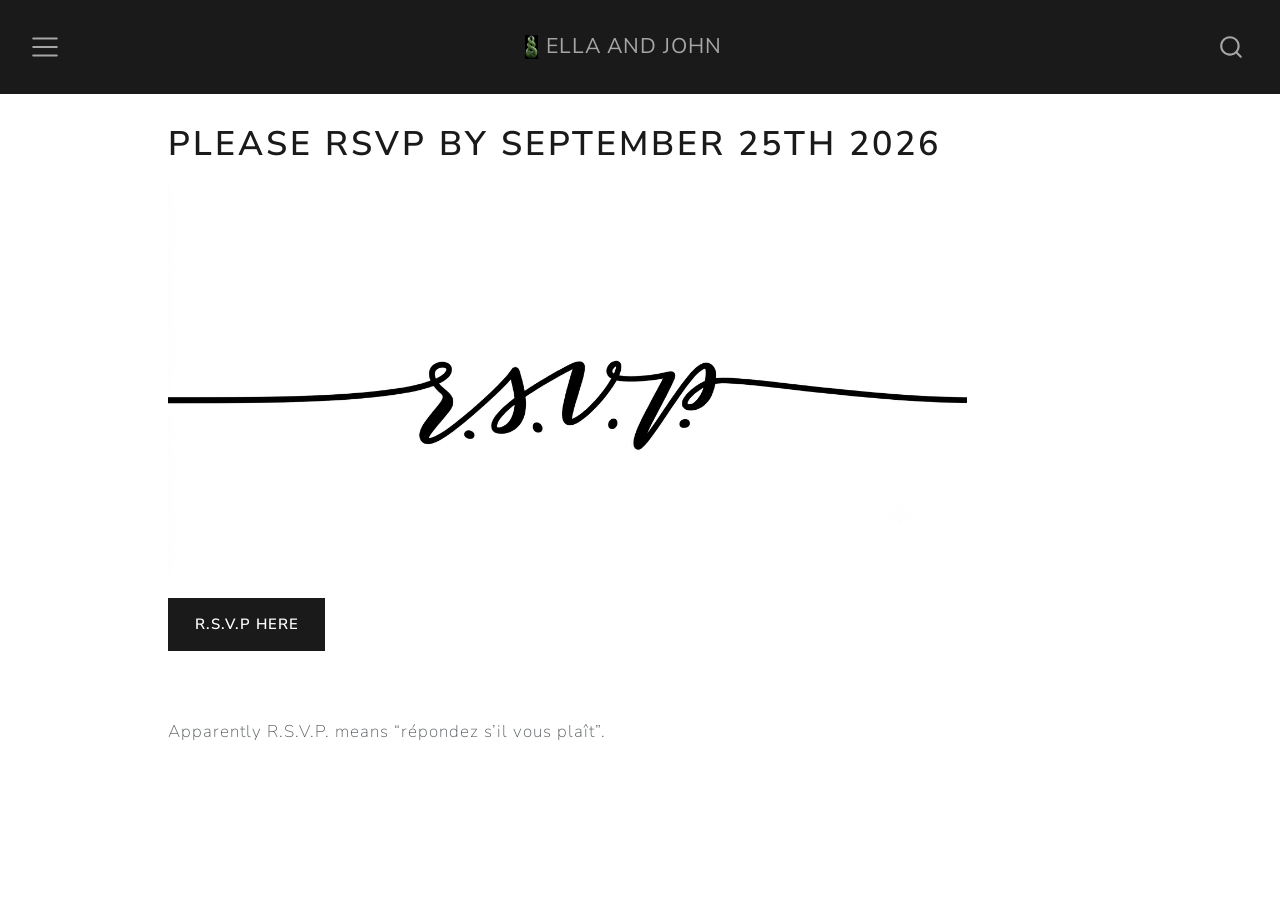
<file: docs/rsvp.html>
<!DOCTYPE html>
<html xmlns="http://www.w3.org/1999/xhtml" lang="en" xml:lang="en"><head>

<meta charset="utf-8">
<meta name="generator" content="quarto-1.9.38">

<meta name="viewport" content="width=device-width, initial-scale=1.0, user-scalable=yes">


<title>Please RSVP by September 25th 2026 – Ella and John</title>
<style>
/* Default styles provided by pandoc.
** See https://pandoc.org/MANUAL.html#variables-for-html for config info.
*/
code{white-space: pre-wrap;}
span.smallcaps{font-variant: small-caps;}
div.columns{display: flex; gap: min(4vw, 1.5em);}
div.column{flex: auto; overflow-x: auto;}
div.hanging-indent{margin-left: 1.5em; text-indent: -1.5em;}
ul.task-list{list-style: none;}
ul.task-list li input[type="checkbox"] {
  width: 0.8em;
  margin: 0 0.8em 0.2em -1em; /* quarto-specific, see https://github.com/quarto-dev/quarto-cli/issues/4556 */ 
  vertical-align: middle;
}
</style>


<script src="site_libs/quarto-nav/quarto-nav.js"></script>
<script src="site_libs/quarto-nav/headroom.min.js"></script>
<script src="site_libs/clipboard/clipboard.min.js"></script>
<script src="site_libs/quarto-search/autocomplete.umd.js"></script>
<script src="site_libs/quarto-search/fuse.min.js"></script>
<script src="site_libs/quarto-search/quarto-search.js"></script>
<meta name="quarto:offset" content="./">
<link href="./favicon.png" rel="icon" type="image/png">
<script src="site_libs/quarto-html/quarto.js" type="module"></script>
<script src="site_libs/quarto-html/tabsets/tabsets.js" type="module"></script>
<script src="site_libs/quarto-html/popper.min.js"></script>
<script src="site_libs/quarto-html/tippy.umd.min.js"></script>
<script src="site_libs/quarto-html/anchor.min.js"></script>
<link href="site_libs/quarto-html/tippy.css" rel="stylesheet">
<link href="site_libs/quarto-html/quarto-syntax-highlighting-15634bcf2e68342d4ad2dfa704d543f6.css" rel="stylesheet" class="quarto-color-scheme" id="quarto-text-highlighting-styles">
<link href="site_libs/quarto-html/quarto-syntax-highlighting-dark-0a6b7249c26820e032cb0bd839ff02b1.css" rel="stylesheet" class="quarto-color-scheme quarto-color-alternate" id="quarto-text-highlighting-styles">
<link href="site_libs/quarto-html/quarto-syntax-highlighting-15634bcf2e68342d4ad2dfa704d543f6.css" rel="stylesheet" class="quarto-color-scheme-extra" id="quarto-text-highlighting-styles">
<script src="site_libs/bootstrap/bootstrap.min.js"></script>
<link href="site_libs/bootstrap/bootstrap-icons.css" rel="stylesheet">
<link href="site_libs/bootstrap/bootstrap-680300f6d6f785dd3df611686fe321a7.min.css" rel="stylesheet" append-hash="true" class="quarto-color-scheme" id="quarto-bootstrap" data-mode="light">
<link href="site_libs/bootstrap/bootstrap-dark-8770f68b3ce43690d76dcf1de6e9a95f.min.css" rel="stylesheet" append-hash="true" class="quarto-color-scheme quarto-color-alternate" id="quarto-bootstrap" data-mode="dark">
<link href="site_libs/bootstrap/bootstrap-680300f6d6f785dd3df611686fe321a7.min.css" rel="stylesheet" append-hash="true" class="quarto-color-scheme-extra" id="quarto-bootstrap" data-mode="light">
<script id="quarto-search-options" type="application/json">{
  "location": "navbar",
  "copy-button": false,
  "collapse-after": 3,
  "panel-placement": "end",
  "type": "overlay",
  "limit": 50,
  "keyboard-shortcut": [
    "f",
    "/",
    "s"
  ],
  "show-item-context": false,
  "language": {
    "search-no-results-text": "No results",
    "search-matching-documents-text": "matching documents",
    "search-copy-link-title": "Copy link to search",
    "search-hide-matches-text": "Hide additional matches",
    "search-more-match-text": "more match in this document",
    "search-more-matches-text": "more matches in this document",
    "search-clear-button-title": "Clear",
    "search-text-placeholder": "",
    "search-detached-cancel-button-title": "Cancel",
    "search-submit-button-title": "Submit",
    "search-label": "Search"
  }
}</script>


<link rel="stylesheet" href="styles.css">
</head>

<body class="nav-fixed quarto-light"><script id="quarto-html-before-body" type="application/javascript">
    const toggleBodyColorMode = (bsSheetEl) => {
      const mode = bsSheetEl.getAttribute("data-mode");
      const bodyEl = window.document.querySelector("body");
      if (mode === "dark") {
        bodyEl.classList.add("quarto-dark");
        bodyEl.classList.remove("quarto-light");
      } else {
        bodyEl.classList.add("quarto-light");
        bodyEl.classList.remove("quarto-dark");
      }
    }
    const toggleBodyColorPrimary = () => {
      const bsSheetEl = window.document.querySelector("link#quarto-bootstrap:not([rel=disabled-stylesheet])");
      if (bsSheetEl) {
        toggleBodyColorMode(bsSheetEl);
      }
    }
    const setColorSchemeToggle = (alternate) => {
      const toggles = window.document.querySelectorAll('.quarto-color-scheme-toggle');
      for (let i=0; i < toggles.length; i++) {
        const toggle = toggles[i];
        if (toggle) {
          if (alternate) {
            toggle.classList.add("alternate");
          } else {
            toggle.classList.remove("alternate");
          }
        }
      }
    };
    const toggleColorMode = (alternate) => {
      // Switch the stylesheets
      const primaryStylesheets = window.document.querySelectorAll('link.quarto-color-scheme:not(.quarto-color-alternate)');
      const alternateStylesheets = window.document.querySelectorAll('link.quarto-color-scheme.quarto-color-alternate');
      manageTransitions('#quarto-margin-sidebar .nav-link', false);
      if (alternate) {
        // note: dark is layered on light, we don't disable primary!
        enableStylesheet(alternateStylesheets);
        for (const sheetNode of alternateStylesheets) {
          if (sheetNode.id === "quarto-bootstrap") {
            toggleBodyColorMode(sheetNode);
          }
        }
      } else {
        disableStylesheet(alternateStylesheets);
        enableStylesheet(primaryStylesheets)
        toggleBodyColorPrimary();
      }
      manageTransitions('#quarto-margin-sidebar .nav-link', true);
      // Switch the toggles
      setColorSchemeToggle(alternate)
      // Hack to workaround the fact that safari doesn't
      // properly recolor the scrollbar when toggling (#1455)
      if (navigator.userAgent.indexOf('Safari') > 0 && navigator.userAgent.indexOf('Chrome') == -1) {
        manageTransitions("body", false);
        window.scrollTo(0, 1);
        setTimeout(() => {
          window.scrollTo(0, 0);
          manageTransitions("body", true);
        }, 40);
      }
    }
    const disableStylesheet = (stylesheets) => {
      for (let i=0; i < stylesheets.length; i++) {
        const stylesheet = stylesheets[i];
        stylesheet.rel = 'disabled-stylesheet';
      }
    }
    const enableStylesheet = (stylesheets) => {
      for (let i=0; i < stylesheets.length; i++) {
        const stylesheet = stylesheets[i];
        if(stylesheet.rel !== 'stylesheet') { // for Chrome, which will still FOUC without this check
          stylesheet.rel = 'stylesheet';
        }
      }
    }
    const manageTransitions = (selector, allowTransitions) => {
      const els = window.document.querySelectorAll(selector);
      for (let i=0; i < els.length; i++) {
        const el = els[i];
        if (allowTransitions) {
          el.classList.remove('notransition');
        } else {
          el.classList.add('notransition');
        }
      }
    }
    const isFileUrl = () => {
      return window.location.protocol === 'file:';
    }
    const hasAlternateSentinel = () => {
      let styleSentinel = getColorSchemeSentinel();
      if (styleSentinel !== null) {
        return styleSentinel === "alternate";
      } else {
        return false;
      }
    }
    const setStyleSentinel = (alternate) => {
      const value = alternate ? "alternate" : "default";
      if (!isFileUrl()) {
        window.localStorage.setItem("quarto-color-scheme", value);
      } else {
        localAlternateSentinel = value;
      }
    }
    const getColorSchemeSentinel = () => {
      if (!isFileUrl()) {
        const storageValue = window.localStorage.getItem("quarto-color-scheme");
        return storageValue != null ? storageValue : localAlternateSentinel;
      } else {
        return localAlternateSentinel;
      }
    }
    const toggleGiscusIfUsed = (isAlternate, darkModeDefault) => {
      const baseTheme = document.querySelector('#giscus-base-theme')?.value ?? 'light';
      const alternateTheme = document.querySelector('#giscus-alt-theme')?.value ?? 'dark';
      let newTheme = '';
      if(authorPrefersDark) {
        newTheme = isAlternate ? baseTheme : alternateTheme;
      } else {
        newTheme = isAlternate ? alternateTheme : baseTheme;
      }
      const changeGiscusTheme = () => {
        // From: https://github.com/giscus/giscus/issues/336
        const sendMessage = (message) => {
          const iframe = document.querySelector('iframe.giscus-frame');
          if (!iframe) return;
          iframe.contentWindow.postMessage({ giscus: message }, 'https://giscus.app');
        }
        sendMessage({
          setConfig: {
            theme: newTheme
          }
        });
      }
      const isGiscussLoaded = window.document.querySelector('iframe.giscus-frame') !== null;
      if (isGiscussLoaded) {
        changeGiscusTheme();
      }
    };
    const authorPrefersDark = false;
    const darkModeDefault = authorPrefersDark;
      document.querySelector('link#quarto-text-highlighting-styles.quarto-color-scheme-extra').rel = 'disabled-stylesheet';
      document.querySelector('link#quarto-bootstrap.quarto-color-scheme-extra').rel = 'disabled-stylesheet';
    let localAlternateSentinel = darkModeDefault ? 'alternate' : 'default';
    // Dark / light mode switch
    window.quartoToggleColorScheme = () => {
      // Read the current dark / light value
      let toAlternate = !hasAlternateSentinel();
      toggleColorMode(toAlternate);
      setStyleSentinel(toAlternate);
      toggleGiscusIfUsed(toAlternate, darkModeDefault);
      window.dispatchEvent(new Event('resize'));
    };
    // Switch to dark mode if need be
    if (hasAlternateSentinel()) {
      toggleColorMode(true);
    } else {
      toggleColorMode(false);
    }
  </script>

<div id="quarto-search-results"></div>
  <header id="quarto-header" class="headroom fixed-top">
    <nav class="navbar navbar-expand-xxl " data-bs-theme="dark">
      <div class="navbar-container container-fluid">
      <div class="navbar-brand-container mx-auto">
    <a href="./index.html" class="navbar-brand navbar-brand-logo">
    <img src="./pikorua.png" alt="" class="navbar-logo light-content">
    <img src="./pikorua.png" alt="" class="navbar-logo dark-content">
    </a>
    <a class="navbar-brand" href="./index.html">
    <span class="navbar-title">Ella and John</span>
    </a>
  </div>
            <div id="quarto-search" class="" title="Search"></div>
          <button class="navbar-toggler" type="button" data-bs-toggle="collapse" data-bs-target="#navbarCollapse" aria-controls="navbarCollapse" role="menu" aria-expanded="false" aria-label="Toggle navigation" onclick="if (window.quartoToggleHeadroom) { window.quartoToggleHeadroom(); }">
  <span class="navbar-toggler-icon"></span>
</button>
          <div class="collapse navbar-collapse" id="navbarCollapse">
            <ul class="navbar-nav navbar-nav-scroll me-auto">
  <li class="nav-item">
    <a class="nav-link" href="./index.html"> 
<span class="menu-text">General</span></a>
  </li>  
  <li class="nav-item">
    <a class="nav-link" href="./on_the_day.html"> 
<span class="menu-text">Wedding Itinerary</span></a>
  </li>  
  <li class="nav-item">
    <a class="nav-link active" href="./rsvp.html" aria-current="page"> 
<span class="menu-text">R.S.V.P.</span></a>
  </li>  
  <li class="nav-item">
    <a class="nav-link" href="./john_stag_do.html"> 
<span class="menu-text">John’s stag do</span></a>
  </li>  
  <li class="nav-item">
    <a class="nav-link" href="./registry.html"> 
<span class="menu-text">Registry</span></a>
  </li>  
</ul>
              <div class="quarto-navbar-tools">
  <a href="" class="quarto-color-scheme-toggle quarto-navigation-tool  px-1" onclick="window.quartoToggleColorScheme(); return false;" title="Toggle dark mode"><i class="bi"></i></a>
</div>
          </div> <!-- /navcollapse -->
      </div> <!-- /container-fluid -->
    </nav>
</header>
<!-- content -->
<div id="quarto-content" class="quarto-container page-columns page-rows-contents page-layout-article page-navbar">
<!-- sidebar -->
<!-- margin-sidebar -->
    <div id="quarto-margin-sidebar" class="sidebar margin-sidebar zindex-bottom">
        
    </div>
<!-- main -->
<main class="content" id="quarto-document-content">


<header id="title-block-header" class="quarto-title-block default">
<div class="quarto-title">
<h1 class="title">Please RSVP by September 25th 2026</h1>
</div>



<div class="quarto-title-meta">

    
  
    
  </div>
  


</header>


<p><a href="https://docs.google.com/forms/d/e/1FAIpQLSdDOogay-pCFfHWBsLNNo4nmejDckpX_rcVVZ1eDfkpwFuFtQ/viewform?usp=publish-editor" style="border-radius: 20px;" width="100%" data-fig-align="center"><img src="rsvp.png" class="img-fluid"></a></p>
<p><a href="https://docs.google.com/forms/d/e/1FAIpQLSdDOogay-pCFfHWBsLNNo4nmejDckpX_rcVVZ1eDfkpwFuFtQ/viewform?usp=publish-editor" class="btn btn-primary" role="button">R.S.V.P here</a></p>
<p><br>
<br>
Apparently R.S.V.P. means “répondez s’il vous plaît”.</p>



</main> <!-- /main -->
<script id="quarto-html-after-body" type="application/javascript">
  window.document.addEventListener("DOMContentLoaded", function (event) {
    // Ensure there is a toggle, if there isn't float one in the top right
    if (window.document.querySelector('.quarto-color-scheme-toggle') === null) {
      const a = window.document.createElement('a');
      a.classList.add('top-right');
      a.classList.add('quarto-color-scheme-toggle');
      a.href = "";
      a.onclick = function() { try { window.quartoToggleColorScheme(); } catch {} return false; };
      const i = window.document.createElement("i");
      i.classList.add('bi');
      a.appendChild(i);
      window.document.body.appendChild(a);
    }
    setColorSchemeToggle(hasAlternateSentinel())
    const icon = "";
    const anchorJS = new window.AnchorJS();
    anchorJS.options = {
      placement: 'right',
      icon: icon
    };
    anchorJS.add('.anchored');
    const isCodeAnnotation = (el) => {
      for (const clz of el.classList) {
        if (clz.startsWith('code-annotation-')) {                     
          return true;
        }
      }
      return false;
    }
    const onCopySuccess = function(e) {
      // button target
      const button = e.trigger;
      // don't keep focus
      button.blur();
      // flash "checked"
      button.classList.add('code-copy-button-checked');
      var currentTitle = button.getAttribute("title");
      button.setAttribute("title", "Copied!");
      let tooltip;
      if (window.bootstrap) {
        button.setAttribute("data-bs-toggle", "tooltip");
        button.setAttribute("data-bs-placement", "left");
        button.setAttribute("data-bs-title", "Copied!");
        tooltip = new bootstrap.Tooltip(button, 
          { trigger: "manual", 
            customClass: "code-copy-button-tooltip",
            offset: [0, -8]});
        tooltip.show();    
      }
      setTimeout(function() {
        if (tooltip) {
          tooltip.hide();
          button.removeAttribute("data-bs-title");
          button.removeAttribute("data-bs-toggle");
          button.removeAttribute("data-bs-placement");
        }
        button.setAttribute("title", currentTitle);
        button.classList.remove('code-copy-button-checked');
      }, 1000);
      // clear code selection
      e.clearSelection();
    }
    const getTextToCopy = function(trigger) {
      const outerScaffold = trigger.parentElement.cloneNode(true);
      const codeEl = outerScaffold.querySelector('code');
      for (const childEl of codeEl.children) {
        if (isCodeAnnotation(childEl)) {
          childEl.remove();
        }
      }
      return codeEl.innerText;
    }
    const clipboard = new window.ClipboardJS('.code-copy-button:not([data-in-quarto-modal])', {
      text: getTextToCopy
    });
    clipboard.on('success', onCopySuccess);
    if (window.document.getElementById('quarto-embedded-source-code-modal')) {
      const clipboardModal = new window.ClipboardJS('.code-copy-button[data-in-quarto-modal]', {
        text: getTextToCopy,
        container: window.document.getElementById('quarto-embedded-source-code-modal')
      });
      clipboardModal.on('success', onCopySuccess);
    }
      var localhostRegex = new RegExp(/^(?:http|https):\/\/localhost\:?[0-9]*\//);
      var mailtoRegex = new RegExp(/^mailto:/);
        var filterRegex = new RegExp('/' + window.location.host + '/');
      var isInternal = (href) => {
          return filterRegex.test(href) || localhostRegex.test(href) || mailtoRegex.test(href);
      }
      // Inspect non-navigation links and adorn them if external
     var links = window.document.querySelectorAll('a[href]:not(.nav-link):not(.navbar-brand):not(.toc-action):not(.sidebar-link):not(.sidebar-item-toggle):not(.pagination-link):not(.no-external):not([aria-hidden]):not(.dropdown-item):not(.quarto-navigation-tool):not(.about-link)');
      for (var i=0; i<links.length; i++) {
        const link = links[i];
        if (!isInternal(link.href)) {
          // undo the damage that might have been done by quarto-nav.js in the case of
          // links that we want to consider external
          if (link.dataset.originalHref !== undefined) {
            link.href = link.dataset.originalHref;
          }
        }
      }
    function tippyHover(el, contentFn, onTriggerFn, onUntriggerFn) {
      const config = {
        allowHTML: true,
        maxWidth: 500,
        delay: 100,
        arrow: false,
        appendTo: function(el) {
            return el.parentElement;
        },
        interactive: true,
        interactiveBorder: 10,
        theme: 'quarto',
        placement: 'bottom-start',
      };
      if (contentFn) {
        config.content = contentFn;
      }
      if (onTriggerFn) {
        config.onTrigger = onTriggerFn;
      }
      if (onUntriggerFn) {
        config.onUntrigger = onUntriggerFn;
      }
      window.tippy(el, config); 
    }
    const noterefs = window.document.querySelectorAll('a[role="doc-noteref"]');
    for (var i=0; i<noterefs.length; i++) {
      const ref = noterefs[i];
      tippyHover(ref, function() {
        // use id or data attribute instead here
        let href = ref.getAttribute('data-footnote-href') || ref.getAttribute('href');
        try { href = new URL(href).hash; } catch {}
        const id = href.replace(/^#\/?/, "");
        const note = window.document.getElementById(id);
        if (note) {
          return note.innerHTML;
        } else {
          return "";
        }
      });
    }
    const xrefs = window.document.querySelectorAll('a.quarto-xref');
    const processXRef = (id, note) => {
      // Strip column container classes
      const stripColumnClz = (el) => {
        el.classList.remove("page-full", "page-columns");
        if (el.children) {
          for (const child of el.children) {
            stripColumnClz(child);
          }
        }
      }
      stripColumnClz(note)
      if (id === null || id.startsWith('sec-')) {
        // Special case sections, only their first couple elements
        const container = document.createElement("div");
        if (note.children && note.children.length > 2) {
          container.appendChild(note.children[0].cloneNode(true));
          for (let i = 1; i < note.children.length; i++) {
            const child = note.children[i];
            if (child.tagName === "P" && child.innerText === "") {
              continue;
            } else {
              container.appendChild(child.cloneNode(true));
              break;
            }
          }
          if (window.Quarto?.typesetMath) {
            window.Quarto.typesetMath(container);
          }
          return container.innerHTML
        } else {
          if (window.Quarto?.typesetMath) {
            window.Quarto.typesetMath(note);
          }
          return note.innerHTML;
        }
      } else {
        // Remove any anchor links if they are present
        const anchorLink = note.querySelector('a.anchorjs-link');
        if (anchorLink) {
          anchorLink.remove();
        }
        if (window.Quarto?.typesetMath) {
          window.Quarto.typesetMath(note);
        }
        if (note.classList.contains("callout")) {
          return note.outerHTML;
        } else {
          return note.innerHTML;
        }
      }
    }
    for (var i=0; i<xrefs.length; i++) {
      const xref = xrefs[i];
      tippyHover(xref, undefined, function(instance) {
        instance.disable();
        let url = xref.getAttribute('href');
        let hash = undefined; 
        if (url.startsWith('#')) {
          hash = url;
        } else {
          try { hash = new URL(url).hash; } catch {}
        }
        if (hash) {
          const id = hash.replace(/^#\/?/, "");
          const note = window.document.getElementById(id);
          if (note !== null) {
            try {
              const html = processXRef(id, note.cloneNode(true));
              instance.setContent(html);
            } finally {
              instance.enable();
              instance.show();
            }
          } else {
            // See if we can fetch this
            fetch(url.split('#')[0])
            .then(res => res.text())
            .then(html => {
              const parser = new DOMParser();
              const htmlDoc = parser.parseFromString(html, "text/html");
              const note = htmlDoc.getElementById(id);
              if (note !== null) {
                const html = processXRef(id, note);
                instance.setContent(html);
              } 
            }).finally(() => {
              instance.enable();
              instance.show();
            });
          }
        } else {
          // See if we can fetch a full url (with no hash to target)
          // This is a special case and we should probably do some content thinning / targeting
          fetch(url)
          .then(res => res.text())
          .then(html => {
            const parser = new DOMParser();
            const htmlDoc = parser.parseFromString(html, "text/html");
            const note = htmlDoc.querySelector('main.content');
            if (note !== null) {
              // This should only happen for chapter cross references
              // (since there is no id in the URL)
              // remove the first header
              if (note.children.length > 0 && note.children[0].tagName === "HEADER") {
                note.children[0].remove();
              }
              const html = processXRef(null, note);
              instance.setContent(html);
            } 
          }).finally(() => {
            instance.enable();
            instance.show();
          });
        }
      }, function(instance) {
      });
    }
        let selectedAnnoteEl;
        const selectorForAnnotation = ( cell, annotation) => {
          let cellAttr = 'data-code-cell="' + cell + '"';
          let lineAttr = 'data-code-annotation="' +  annotation + '"';
          const selector = 'span[' + cellAttr + '][' + lineAttr + ']';
          return selector;
        }
        const selectCodeLines = (annoteEl) => {
          const doc = window.document;
          const targetCell = annoteEl.getAttribute("data-target-cell");
          const targetAnnotation = annoteEl.getAttribute("data-target-annotation");
          const annoteSpan = window.document.querySelector(selectorForAnnotation(targetCell, targetAnnotation));
          const lines = annoteSpan.getAttribute("data-code-lines").split(",");
          const lineIds = lines.map((line) => {
            return targetCell + "-" + line;
          })
          let top = null;
          let height = null;
          let parent = null;
          if (lineIds.length > 0) {
              //compute the position of the single el (top and bottom and make a div)
              const el = window.document.getElementById(lineIds[0]);
              top = el.offsetTop;
              height = el.offsetHeight;
              parent = el.parentElement.parentElement;
            if (lineIds.length > 1) {
              const lastEl = window.document.getElementById(lineIds[lineIds.length - 1]);
              const bottom = lastEl.offsetTop + lastEl.offsetHeight;
              height = bottom - top;
            }
            if (top !== null && height !== null && parent !== null) {
              // cook up a div (if necessary) and position it 
              let div = window.document.getElementById("code-annotation-line-highlight");
              if (div === null) {
                div = window.document.createElement("div");
                div.setAttribute("id", "code-annotation-line-highlight");
                div.style.position = 'absolute';
                parent.appendChild(div);
              }
              div.style.top = top - 2 + "px";
              div.style.height = height + 4 + "px";
              div.style.left = 0;
              let gutterDiv = window.document.getElementById("code-annotation-line-highlight-gutter");
              if (gutterDiv === null) {
                gutterDiv = window.document.createElement("div");
                gutterDiv.setAttribute("id", "code-annotation-line-highlight-gutter");
                gutterDiv.style.position = 'absolute';
                const codeCell = window.document.getElementById(targetCell);
                const gutter = codeCell.querySelector('.code-annotation-gutter');
                gutter.appendChild(gutterDiv);
              }
              gutterDiv.style.top = top - 2 + "px";
              gutterDiv.style.height = height + 4 + "px";
            }
            selectedAnnoteEl = annoteEl;
          }
        };
        const unselectCodeLines = () => {
          const elementsIds = ["code-annotation-line-highlight", "code-annotation-line-highlight-gutter"];
          elementsIds.forEach((elId) => {
            const div = window.document.getElementById(elId);
            if (div) {
              div.remove();
            }
          });
          selectedAnnoteEl = undefined;
        };
          // Handle positioning of the toggle
      window.addEventListener(
        "resize",
        throttle(() => {
          elRect = undefined;
          if (selectedAnnoteEl) {
            selectCodeLines(selectedAnnoteEl);
          }
        }, 10)
      );
      function throttle(fn, ms) {
      let throttle = false;
      let timer;
        return (...args) => {
          if(!throttle) { // first call gets through
              fn.apply(this, args);
              throttle = true;
          } else { // all the others get throttled
              if(timer) clearTimeout(timer); // cancel #2
              timer = setTimeout(() => {
                fn.apply(this, args);
                timer = throttle = false;
              }, ms);
          }
        };
      }
        // Attach click handler to the DT
        const annoteDls = window.document.querySelectorAll('dt[data-target-cell]');
        for (const annoteDlNode of annoteDls) {
          annoteDlNode.addEventListener('click', (event) => {
            const clickedEl = event.target;
            if (clickedEl !== selectedAnnoteEl) {
              unselectCodeLines();
              const activeEl = window.document.querySelector('dt[data-target-cell].code-annotation-active');
              if (activeEl) {
                activeEl.classList.remove('code-annotation-active');
              }
              selectCodeLines(clickedEl);
              clickedEl.classList.add('code-annotation-active');
            } else {
              // Unselect the line
              unselectCodeLines();
              clickedEl.classList.remove('code-annotation-active');
            }
          });
        }
    const findCites = (el) => {
      const parentEl = el.parentElement;
      if (parentEl) {
        const cites = parentEl.dataset.cites;
        if (cites) {
          return {
            el,
            cites: cites.split(' ')
          };
        } else {
          return findCites(el.parentElement)
        }
      } else {
        return undefined;
      }
    };
    var bibliorefs = window.document.querySelectorAll('a[role="doc-biblioref"]');
    for (var i=0; i<bibliorefs.length; i++) {
      const ref = bibliorefs[i];
      const citeInfo = findCites(ref);
      if (citeInfo) {
        tippyHover(citeInfo.el, function() {
          var popup = window.document.createElement('div');
          citeInfo.cites.forEach(function(cite) {
            var citeDiv = window.document.createElement('div');
            citeDiv.classList.add('hanging-indent');
            citeDiv.classList.add('csl-entry');
            var biblioDiv = window.document.getElementById('ref-' + cite);
            if (biblioDiv) {
              citeDiv.innerHTML = biblioDiv.innerHTML;
            }
            popup.appendChild(citeDiv);
          });
          return popup.innerHTML;
        });
      }
    }
  });
  </script>
</div> <!-- /content -->




</body></html>
</file>
<file: docs/site_libs/quarto-html/tippy.css>
.tippy-box[data-animation=fade][data-state=hidden]{opacity:0}[data-tippy-root]{max-width:calc(100vw - 10px)}.tippy-box{position:relative;background-color:#333;color:#fff;border-radius:4px;font-size:14px;line-height:1.4;white-space:normal;outline:0;transition-property:transform,visibility,opacity}.tippy-box[data-placement^=top]>.tippy-arrow{bottom:0}.tippy-box[data-placement^=top]>.tippy-arrow:before{bottom:-7px;left:0;border-width:8px 8px 0;border-top-color:initial;transform-origin:center top}.tippy-box[data-placement^=bottom]>.tippy-arrow{top:0}.tippy-box[data-placement^=bottom]>.tippy-arrow:before{top:-7px;left:0;border-width:0 8px 8px;border-bottom-color:initial;transform-origin:center bottom}.tippy-box[data-placement^=left]>.tippy-arrow{right:0}.tippy-box[data-placement^=left]>.tippy-arrow:before{border-width:8px 0 8px 8px;border-left-color:initial;right:-7px;transform-origin:center left}.tippy-box[data-placement^=right]>.tippy-arrow{left:0}.tippy-box[data-placement^=right]>.tippy-arrow:before{left:-7px;border-width:8px 8px 8px 0;border-right-color:initial;transform-origin:center right}.tippy-box[data-inertia][data-state=visible]{transition-timing-function:cubic-bezier(.54,1.5,.38,1.11)}.tippy-arrow{width:16px;height:16px;color:#333}.tippy-arrow:before{content:"";position:absolute;border-color:transparent;border-style:solid}.tippy-content{position:relative;padding:5px 9px;z-index:1}
</file>
<file: docs/site_libs/quarto-html/quarto-syntax-highlighting-15634bcf2e68342d4ad2dfa704d543f6.css>
/* quarto syntax highlight colors */
:root {
  --quarto-hl-ot-color: #003B4F;
  --quarto-hl-at-color: #657422;
  --quarto-hl-ss-color: #20794D;
  --quarto-hl-an-color: #5E5E5E;
  --quarto-hl-fu-color: #4758AB;
  --quarto-hl-st-color: #20794D;
  --quarto-hl-cf-color: #003B4F;
  --quarto-hl-op-color: #5E5E5E;
  --quarto-hl-er-color: #AD0000;
  --quarto-hl-bn-color: #AD0000;
  --quarto-hl-al-color: #AD0000;
  --quarto-hl-va-color: #111111;
  --quarto-hl-bu-color: inherit;
  --quarto-hl-ex-color: inherit;
  --quarto-hl-pp-color: #AD0000;
  --quarto-hl-in-color: #5E5E5E;
  --quarto-hl-vs-color: #20794D;
  --quarto-hl-wa-color: #5E5E5E;
  --quarto-hl-do-color: #5E5E5E;
  --quarto-hl-im-color: #00769E;
  --quarto-hl-ch-color: #20794D;
  --quarto-hl-dt-color: #AD0000;
  --quarto-hl-fl-color: #AD0000;
  --quarto-hl-co-color: #5E5E5E;
  --quarto-hl-cv-color: #5E5E5E;
  --quarto-hl-cn-color: #8f5902;
  --quarto-hl-sc-color: #5E5E5E;
  --quarto-hl-dv-color: #AD0000;
  --quarto-hl-kw-color: #003B4F;
}

/* other quarto variables */
:root {
  --quarto-font-monospace: SFMono-Regular, Menlo, Monaco, Consolas, "Liberation Mono", "Courier New", monospace;
}

/* syntax highlight based on Pandoc's rules */
pre > code.sourceCode > span {
  color: #003B4F;
}

code.sourceCode > span {
  color: #003B4F;
}

div.sourceCode,
div.sourceCode pre.sourceCode {
  color: #003B4F;
}

/* Normal */
code span {
  color: #003B4F;
}

/* Alert */
code span.al {
  color: #AD0000;
  font-style: inherit;
}

/* Annotation */
code span.an {
  color: #5E5E5E;
  font-style: inherit;
}

/* Attribute */
code span.at {
  color: #657422;
  font-style: inherit;
}

/* BaseN */
code span.bn {
  color: #AD0000;
  font-style: inherit;
}

/* BuiltIn */
code span.bu {
  font-style: inherit;
}

/* ControlFlow */
code span.cf {
  color: #003B4F;
  font-weight: bold;
  font-style: inherit;
}

/* Char */
code span.ch {
  color: #20794D;
  font-style: inherit;
}

/* Constant */
code span.cn {
  color: #8f5902;
  font-style: inherit;
}

/* Comment */
code span.co {
  color: #5E5E5E;
  font-style: inherit;
}

/* CommentVar */
code span.cv {
  color: #5E5E5E;
  font-style: italic;
}

/* Documentation */
code span.do {
  color: #5E5E5E;
  font-style: italic;
}

/* DataType */
code span.dt {
  color: #AD0000;
  font-style: inherit;
}

/* DecVal */
code span.dv {
  color: #AD0000;
  font-style: inherit;
}

/* Error */
code span.er {
  color: #AD0000;
  font-style: inherit;
}

/* Extension */
code span.ex {
  font-style: inherit;
}

/* Float */
code span.fl {
  color: #AD0000;
  font-style: inherit;
}

/* Function */
code span.fu {
  color: #4758AB;
  font-style: inherit;
}

/* Import */
code span.im {
  color: #00769E;
  font-style: inherit;
}

/* Information */
code span.in {
  color: #5E5E5E;
  font-style: inherit;
}

/* Keyword */
code span.kw {
  color: #003B4F;
  font-weight: bold;
  font-style: inherit;
}

/* Operator */
code span.op {
  color: #5E5E5E;
  font-style: inherit;
}

/* Other */
code span.ot {
  color: #003B4F;
  font-style: inherit;
}

/* Preprocessor */
code span.pp {
  color: #AD0000;
  font-style: inherit;
}

/* SpecialChar */
code span.sc {
  color: #5E5E5E;
  font-style: inherit;
}

/* SpecialString */
code span.ss {
  color: #20794D;
  font-style: inherit;
}

/* String */
code span.st {
  color: #20794D;
  font-style: inherit;
}

/* Variable */
code span.va {
  color: #111111;
  font-style: inherit;
}

/* VerbatimString */
code span.vs {
  color: #20794D;
  font-style: inherit;
}

/* Warning */
code span.wa {
  color: #5E5E5E;
  font-style: italic;
}

.prevent-inlining {
  content: "</";
}

/*# sourceMappingURL=f23921c56f73e400b49028c9186a1aa0.css.map */
</file>
<file: docs/site_libs/quarto-html/quarto-syntax-highlighting-dark-0a6b7249c26820e032cb0bd839ff02b1.css>
/* quarto syntax highlight colors */
:root {
  --quarto-hl-al-color: #f07178;
  --quarto-hl-an-color: #d4d0ab;
  --quarto-hl-at-color: #00e0e0;
  --quarto-hl-bn-color: #d4d0ab;
  --quarto-hl-bu-color: #abe338;
  --quarto-hl-ch-color: #abe338;
  --quarto-hl-co-color: #f8f8f2;
  --quarto-hl-cv-color: #ffd700;
  --quarto-hl-cn-color: #ffd700;
  --quarto-hl-cf-color: #ffa07a;
  --quarto-hl-dt-color: #ffa07a;
  --quarto-hl-dv-color: #d4d0ab;
  --quarto-hl-do-color: #f8f8f2;
  --quarto-hl-er-color: #f07178;
  --quarto-hl-ex-color: #00e0e0;
  --quarto-hl-fl-color: #d4d0ab;
  --quarto-hl-fu-color: #ffa07a;
  --quarto-hl-im-color: #abe338;
  --quarto-hl-in-color: #d4d0ab;
  --quarto-hl-kw-color: #ffa07a;
  --quarto-hl-op-color: #ffa07a;
  --quarto-hl-ot-color: #00e0e0;
  --quarto-hl-pp-color: #dcc6e0;
  --quarto-hl-re-color: #00e0e0;
  --quarto-hl-sc-color: #abe338;
  --quarto-hl-ss-color: #abe338;
  --quarto-hl-st-color: #abe338;
  --quarto-hl-va-color: #00e0e0;
  --quarto-hl-vs-color: #abe338;
  --quarto-hl-wa-color: #dcc6e0;
}

/* other quarto variables */
:root {
  --quarto-font-monospace: SFMono-Regular, Menlo, Monaco, Consolas, "Liberation Mono", "Courier New", monospace;
}

/* syntax highlight based on Pandoc's rules */
pre > code.sourceCode > span {
  color: #f8f8f2;
}

code.sourceCode > span {
  color: #f8f8f2;
}

div.sourceCode,
div.sourceCode pre.sourceCode {
  color: #f8f8f2;
}

/* Normal */
code span {
  color: #f8f8f2;
}

/* Alert */
code span.al {
  color: #f07178;
}

/* Annotation */
code span.an {
  color: #d4d0ab;
}

/* Attribute */
code span.at {
  color: #00e0e0;
}

/* BaseN */
code span.bn {
  color: #d4d0ab;
}

/* BuiltIn */
code span.bu {
  color: #abe338;
}

/* ControlFlow */
code span.cf {
  font-weight: bold;
  color: #ffa07a;
}

/* Char */
code span.ch {
  color: #abe338;
}

/* Constant */
code span.cn {
  color: #ffd700;
}

/* Comment */
code span.co {
  font-style: italic;
  color: #f8f8f2;
}

/* CommentVar */
code span.cv {
  color: #ffd700;
}

/* Documentation */
code span.do {
  color: #f8f8f2;
}

/* DataType */
code span.dt {
  color: #ffa07a;
}

/* DecVal */
code span.dv {
  color: #d4d0ab;
}

/* Error */
code span.er {
  color: #f07178;
  text-decoration: underline;
}

/* Extension */
code span.ex {
  font-weight: bold;
  color: #00e0e0;
}

/* Float */
code span.fl {
  color: #d4d0ab;
}

/* Function */
code span.fu {
  color: #ffa07a;
}

/* Import */
code span.im {
  color: #abe338;
}

/* Information */
code span.in {
  color: #d4d0ab;
}

/* Keyword */
code span.kw {
  font-weight: bold;
  color: #ffa07a;
}

/* Operator */
code span.op {
  color: #ffa07a;
}

/* Other */
code span.ot {
  color: #00e0e0;
}

/* Preprocessor */
code span.pp {
  color: #dcc6e0;
}

/* RegionMarker */
code span.re {
  background-color: #f8f8f2;
  color: #00e0e0;
}

/* SpecialChar */
code span.sc {
  color: #abe338;
}

/* SpecialString */
code span.ss {
  color: #abe338;
}

/* String */
code span.st {
  color: #abe338;
}

/* Variable */
code span.va {
  color: #00e0e0;
}

/* VerbatimString */
code span.vs {
  color: #abe338;
}

/* Warning */
code span.wa {
  color: #dcc6e0;
}

.prevent-inlining {
  content: "</";
}

/*# sourceMappingURL=175367c052bafc98bd680af3479823f0.css.map */
</file>
<file: docs/styles.css>
/* css styles */

b,strong {font-weight: bold}
</file>
